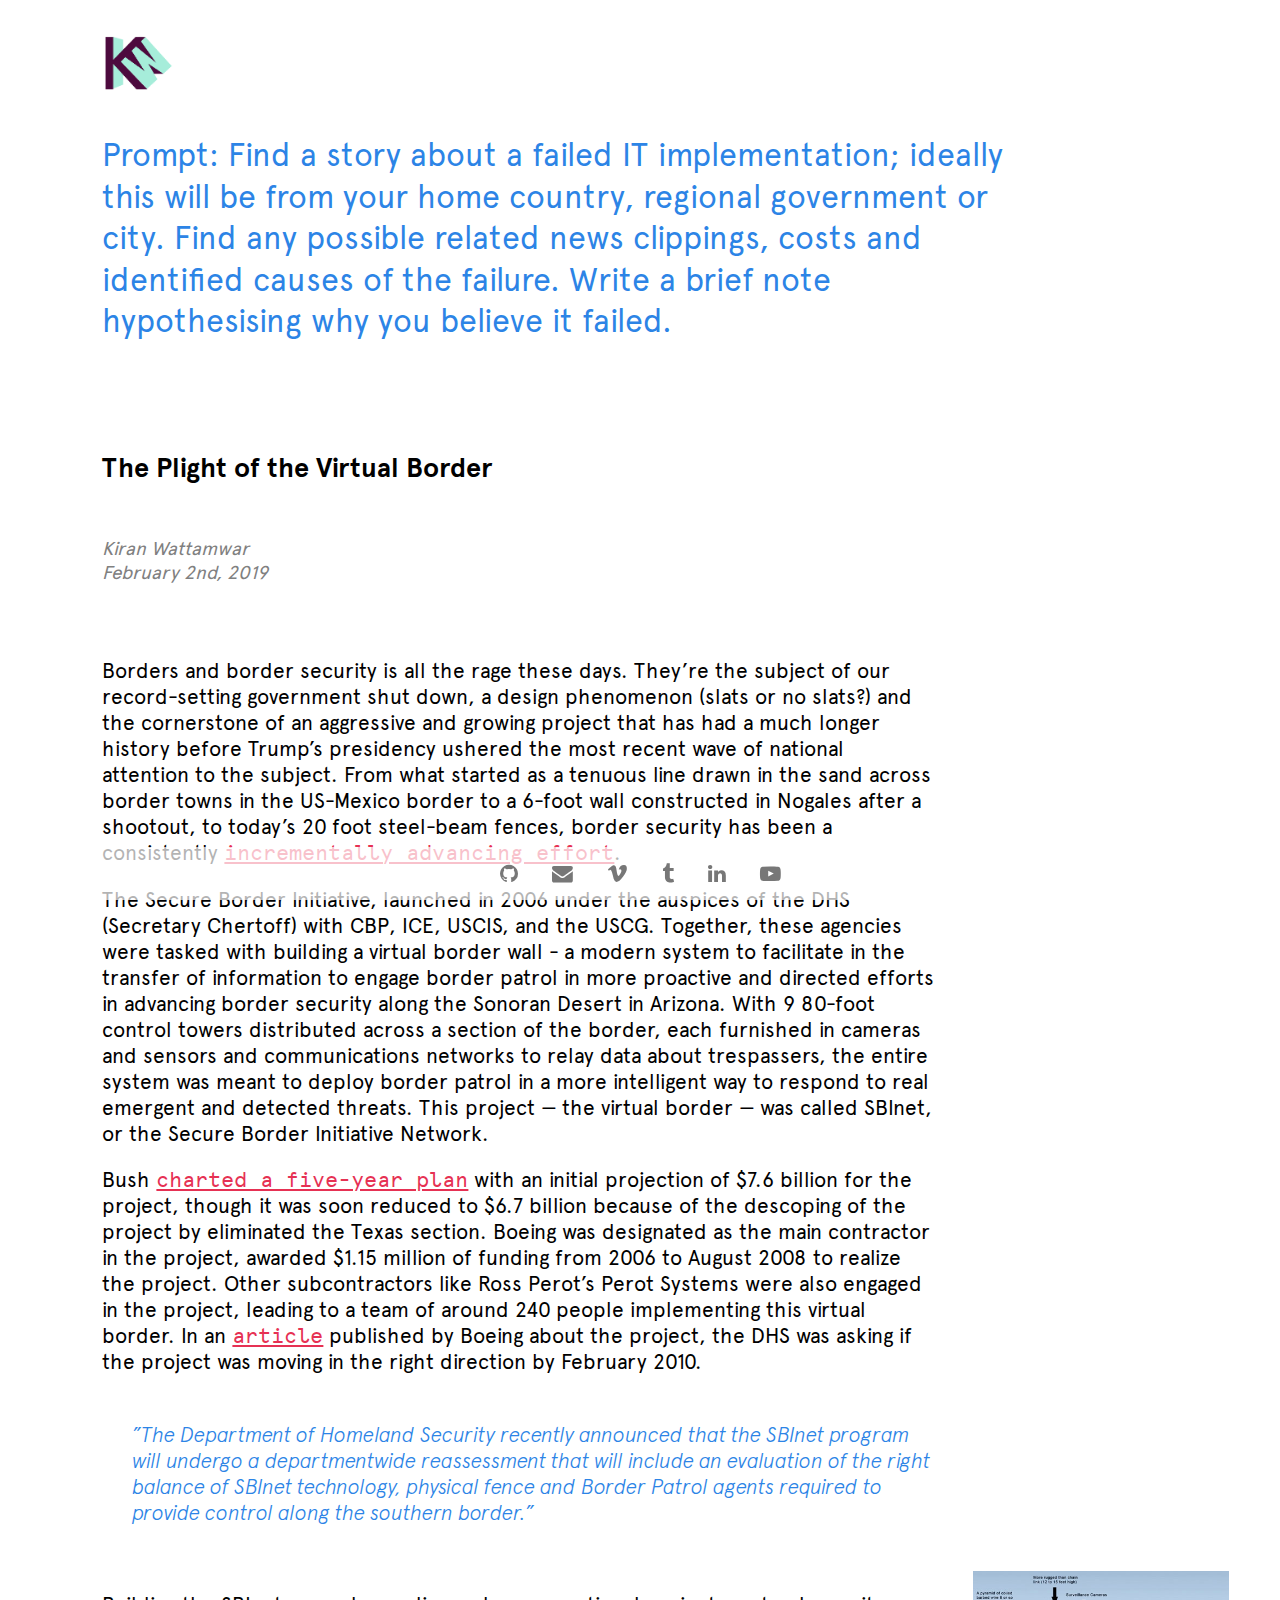
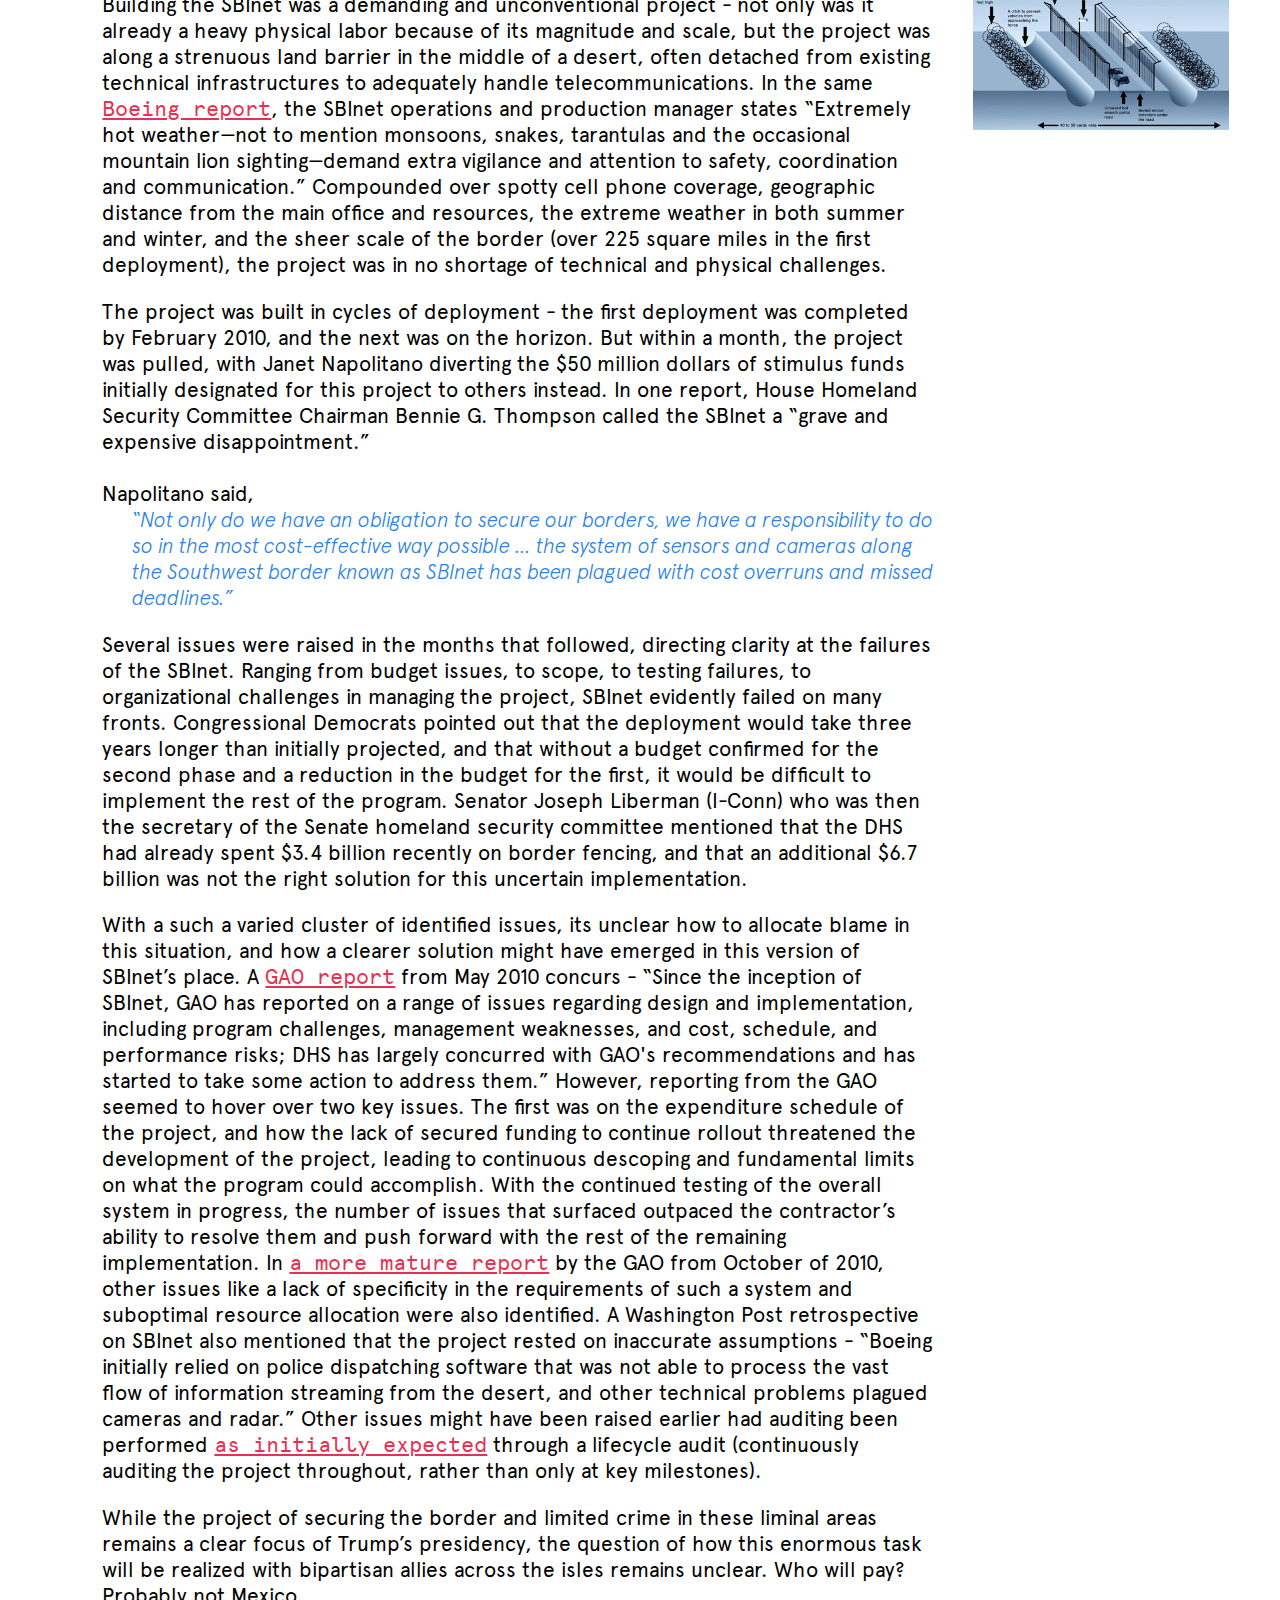
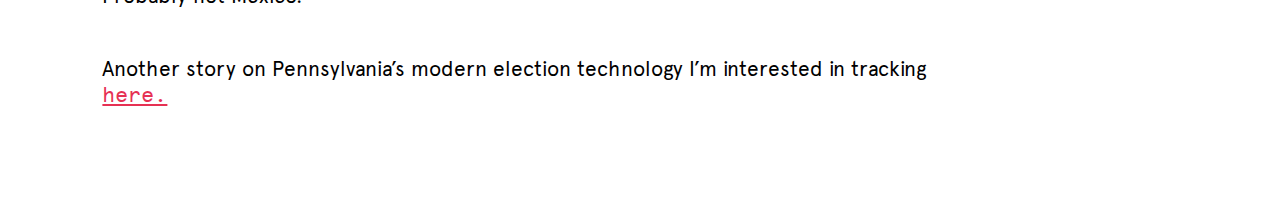
<file: post-0.html>
<!DOCTYPE html>
<html>
<head>
	<meta charset='utf-8'/>
	<meta name="viewport" content="width=device-width, initial-scale=1"/>
	<title>Kiran Wattamwar - Post 0</title>
	<link rel='stylesheet' href='https://maxcdn.bootstrapcdn.com/font-awesome/4.4.0/css/font-awesome.min.css'/>
	<link rel='stylesheet' href='css/style.css'/>
	<link rel='stylesheet' href='css/info-page.css'/>
	<script src="http://ajax.googleapis.com/ajax/libs/jquery/1.7.1/jquery.min.js"></script>
	<link href="https://fonts.googleapis.com/css?family=Roboto:300,400,500" rel="stylesheet">
</head>
<body>

<div id="about-header">
	<a href="index.html"><img src="img/logo.png" /></a>
</div>

<div id="about-text">
Prompt: Find a story about a failed IT implementation; ideally this will be from your home country, regional government or city. Find any possible related news clippings, costs and identified causes of the failure. Write a brief note hypothesising why you believe it failed.
</div>


<div class="section">
<div class="title">The Plight of the Virtual Border</div>
	<br>
	<br>
	<div class="author">Kiran Wattamwar</div>
	<div class="date">February 2nd, 2019</div>
	<br>
	<br>
	<div class="textbox">
		<p>Borders and border security is all the rage these days. They’re the subject of our record-setting government shut down, a design phenomenon (slats or no slats?) and the cornerstone of an aggressive and growing project that has had a much longer history before Trump’s presidency ushered the most recent wave of national attention to the subject. From what started as a tenuous line drawn in the sand across border towns in the US-Mexico border to a 6-foot wall constructed in Nogales after a shootout, to today’s 20 foot steel-beam fences, border security has been a consistently <a href=“https://www.washingtonpost.com/history/2019/01/10/pancho-villa-prostitutes-spies-us-mexico-border-walls-wild-origins/?utm_term=.f697138b5396”>incrementally advancing effort</a>. </p>

		<p>The Secure Border Initiative, launched in 2006 under the auspices of the DHS (Secretary Chertoff) with CBP, ICE, USCIS, and the USCG. Together, these agencies were tasked with building a virtual border wall - a modern system to facilitate in the transfer of information to engage border patrol in more proactive and directed efforts in advancing border security along the Sonoran Desert in Arizona. With 9 80-foot control towers distributed across a section of the border, each furnished in cameras and sensors and communications networks to relay data about trespassers, the entire system was meant to deploy border patrol in a more intelligent way to respond to real emergent and detected threats. This project — the virtual border — was called SBInet, or the Secure Border Initiative Network. </p>

		<p>Bush <a href=“http://www.washingtonpost.com/wp-dyn/content/article/2009/05/08/AR2009050802064.html”>charted a five-year plan</a> with an initial projection of $7.6 billion for the project, though it was soon reduced to $6.7 billion because of the descoping of the project by eliminated the Texas section. Boeing was designated as the main contractor in the project, awarded $1.15 million of funding from 2006 to August 2008 to realize the project. Other subcontractors like Ross Perot’s Perot Systems were also engaged in the project, leading to a team of around 240 people implementing this virtual border. In an <a href=“https://www.boeing.com/news/frontiers/archive/2010/february/i_bds01.pdf”>article</a> published by Boeing about the project, the DHS was asking if the project was moving in the right direction by February 2010.</p>
		<br> <span class="quote">”The Department of Homeland Security recently announced that the SBInet program will undergo a departmentwide reassessment that will include an evaluation of the right balance of SBInet technology, physical fence and Border Patrol agents required to provide control along the southern border.”</span>
	</div>
	<div class="clear"></div>
</div>


<div class="section">
<div class="textbox">
	<p>Building the SBInet was a demanding and unconventional project - not only was it already a heavy physical labor because of its magnitude and scale, but the project was along a strenuous land barrier in the middle of a desert, often detached from existing technical infrastructures to adequately handle telecommunications. In the same <a href=“https://www.boeing.com/news/frontiers/archive/2010/february/i_bds01.pdf”>Boeing report</a>, the SBInet operations and production manager states “Extremely hot weather—not to mention monsoons, snakes, tarantulas and the occasional mountain lion sighting—demand extra vigilance and attention to safety, coordination and communication.” Compounded over spotty cell phone coverage, geographic distance from the main office and resources, the extreme weather in both summer and winter, and the sheer scale of the border (over 225 square miles in the first deployment), the project was in no shortage of technical and physical challenges.</p>

	<p>The project was built in cycles of deployment - the first deployment was completed by February 2010, and the next was on the horizon. But within a month, the project was pulled, with Janet Napolitano diverting the $50 million dollars of stimulus funds initially designated for this project to others instead. In one report, House Homeland Security Committee Chairman Bennie G. Thompson called the SBInet a “grave and expensive disappointment.” <br><br>Napolitano said, <span class="quote"> “Not only do we have an obligation to secure our borders, we have a responsibility to do so in the most cost-effective way possible … the system of sensors and cameras along the Southwest border known as SBInet has been plagued with cost overruns and missed deadlines.”</span></p>

	<p> Several issues were raised in the months that followed, directing clarity at the failures of the SBInet. Ranging from budget issues, to scope, to testing failures, to organizational challenges in managing the project, SBInet evidently failed on many fronts. Congressional Democrats pointed out that the deployment would take three years longer than initially projected, and that without a budget confirmed for the second phase and a reduction in the budget for the first, it would be difficult to implement the rest of the program. Senator Joseph Liberman (I-Conn) who was then the secretary of the Senate homeland security committee mentioned that the DHS had already spent $3.4 billion recently on border fencing, and that an additional $6.7 billion was not the right solution for this uncertain implementation. </p>

	<p>With a such a varied cluster of identified issues, its unclear how to allocate blame in this situation, and how a clearer solution might have emerged in this version of SBInet’s place. A <a href=“https://www.gao.gov/products/GAO-10-651T”>GAO report</a> from May 2010 concurs - “Since the inception of SBInet, GAO has reported on a range of issues regarding design and implementation, including program challenges, management weaknesses, and cost, schedule, and performance risks; DHS has largely concurred with GAO's recommendations and has started to take some action to address them.” However, reporting from the GAO seemed to hover over two key issues. The first was on the expenditure schedule of the project, and how the lack of secured funding to continue rollout threatened the development of the project, leading to continuous descoping and fundamental limits on what the program could accomplish. With the continued testing of the overall system in progress, the number of issues that surfaced outpaced the contractor’s ability to resolve them and push forward with the rest of the remaining implementation. In <a href=“https://www.gao.gov/products/GAO-11-6”>a more mature report</a> by the GAO from October of 2010,  other issues like a lack of specificity in the requirements of such a system and suboptimal resource allocation were also identified.  A Washington Post retrospective on SBInet also mentioned that the project rested on inaccurate assumptions - “Boeing initially relied on police dispatching software that was not able to process the vast flow of information streaming from the desert, and other technical problems plagued cameras and radar.” Other issues might have been raised earlier had auditing been performed <a href=“https://fcw.com/articles/2017/02/16/dhs-oig-border-wall-oversight.aspx”>as initially expected</a> through a lifecycle audit (continuously auditing the project throughout, rather than only at key milestones).</p>

	<p>While the project of securing the border and limited crime in these liminal areas remains a clear focus of Trump’s presidency, the question of how this enormous task will be realized with bipartisan allies across the isles remains unclear. Who will pay? Probably not Mexico.</p>
	<br>
	Another story on Pennsylvania’s modern election technology I’m interested in tracking <a href=“https://www.politico.com/newsletters/morning-cybersecurity/2019/02/06/pennsylvania-dedicates-cash-to-election-security-but-does-it-need-more-fast-503560
																							 “>here.</a>
</div>
<div class="imgbox">
	<img src="img/border-fence.jpg" />
</div>
<div class="clear"></div>
</div>



<br><br><br>



<!-- <div class="section">
<div class="title"></div>
	<div class="textbox">
		
	</div>
	<div class="imgbox">
		
	</div>
	<div class="clear"></div>
</div> -->

<div id='links'>
	<a href='https://github.com/kiranw'><span class='fa fa-github'></span></a>
	<a href='mailto:kiranw@mit.edu'><span class='fa fa-envelope'></span></a>
	<a href='http://vimeo.com/wattamwar'><span class='fa fa-vimeo'></span></a>
	<a href='http://kiranwatt.tumblr.com'><span class='fa fa-tumblr'></span></a>
	<a href='http://linkedin.com/in/kiranw'><span class='fa fa-linkedin'></span></a>
	<a href='http://www.youtube.com/channel/UC8NTzsXi4SO-7Slm7dG3gNw'><span class='fa fa-youtube-play'></span></a>
</div>

</body>
</html>
</file>
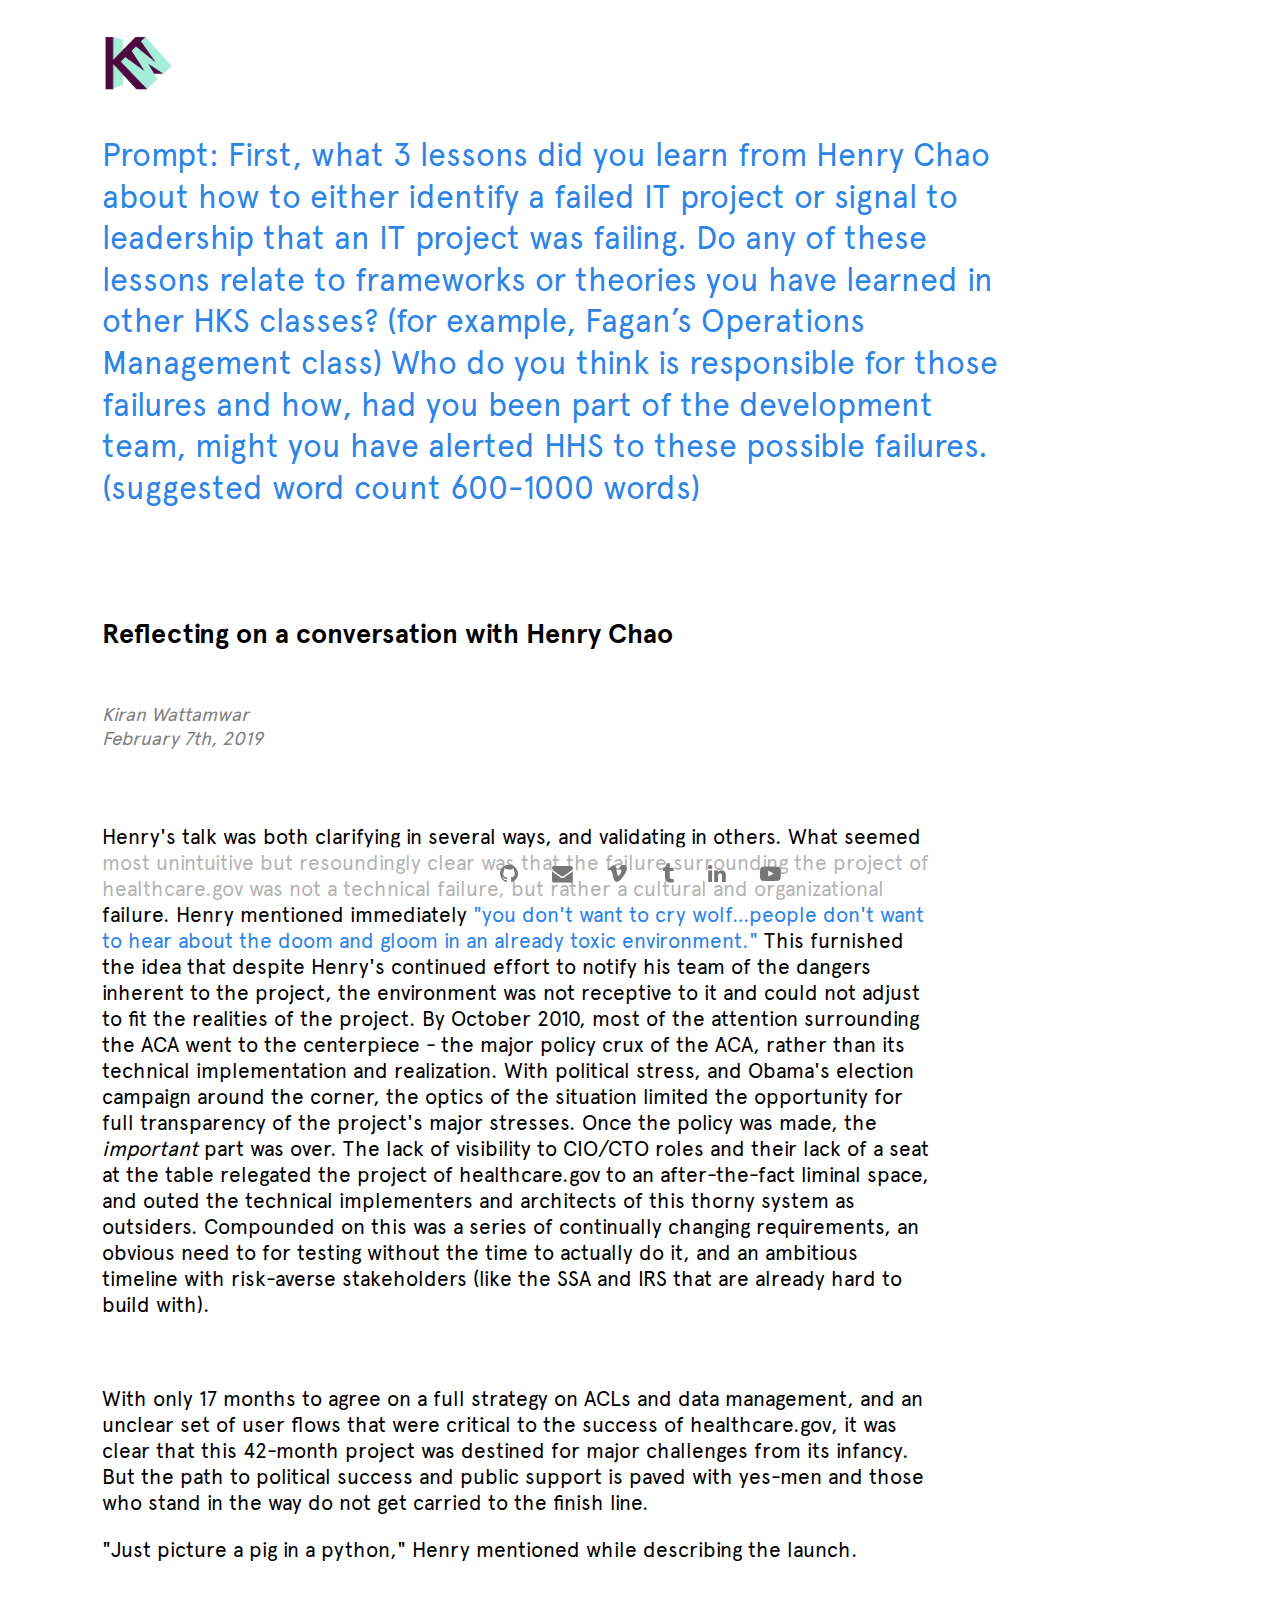
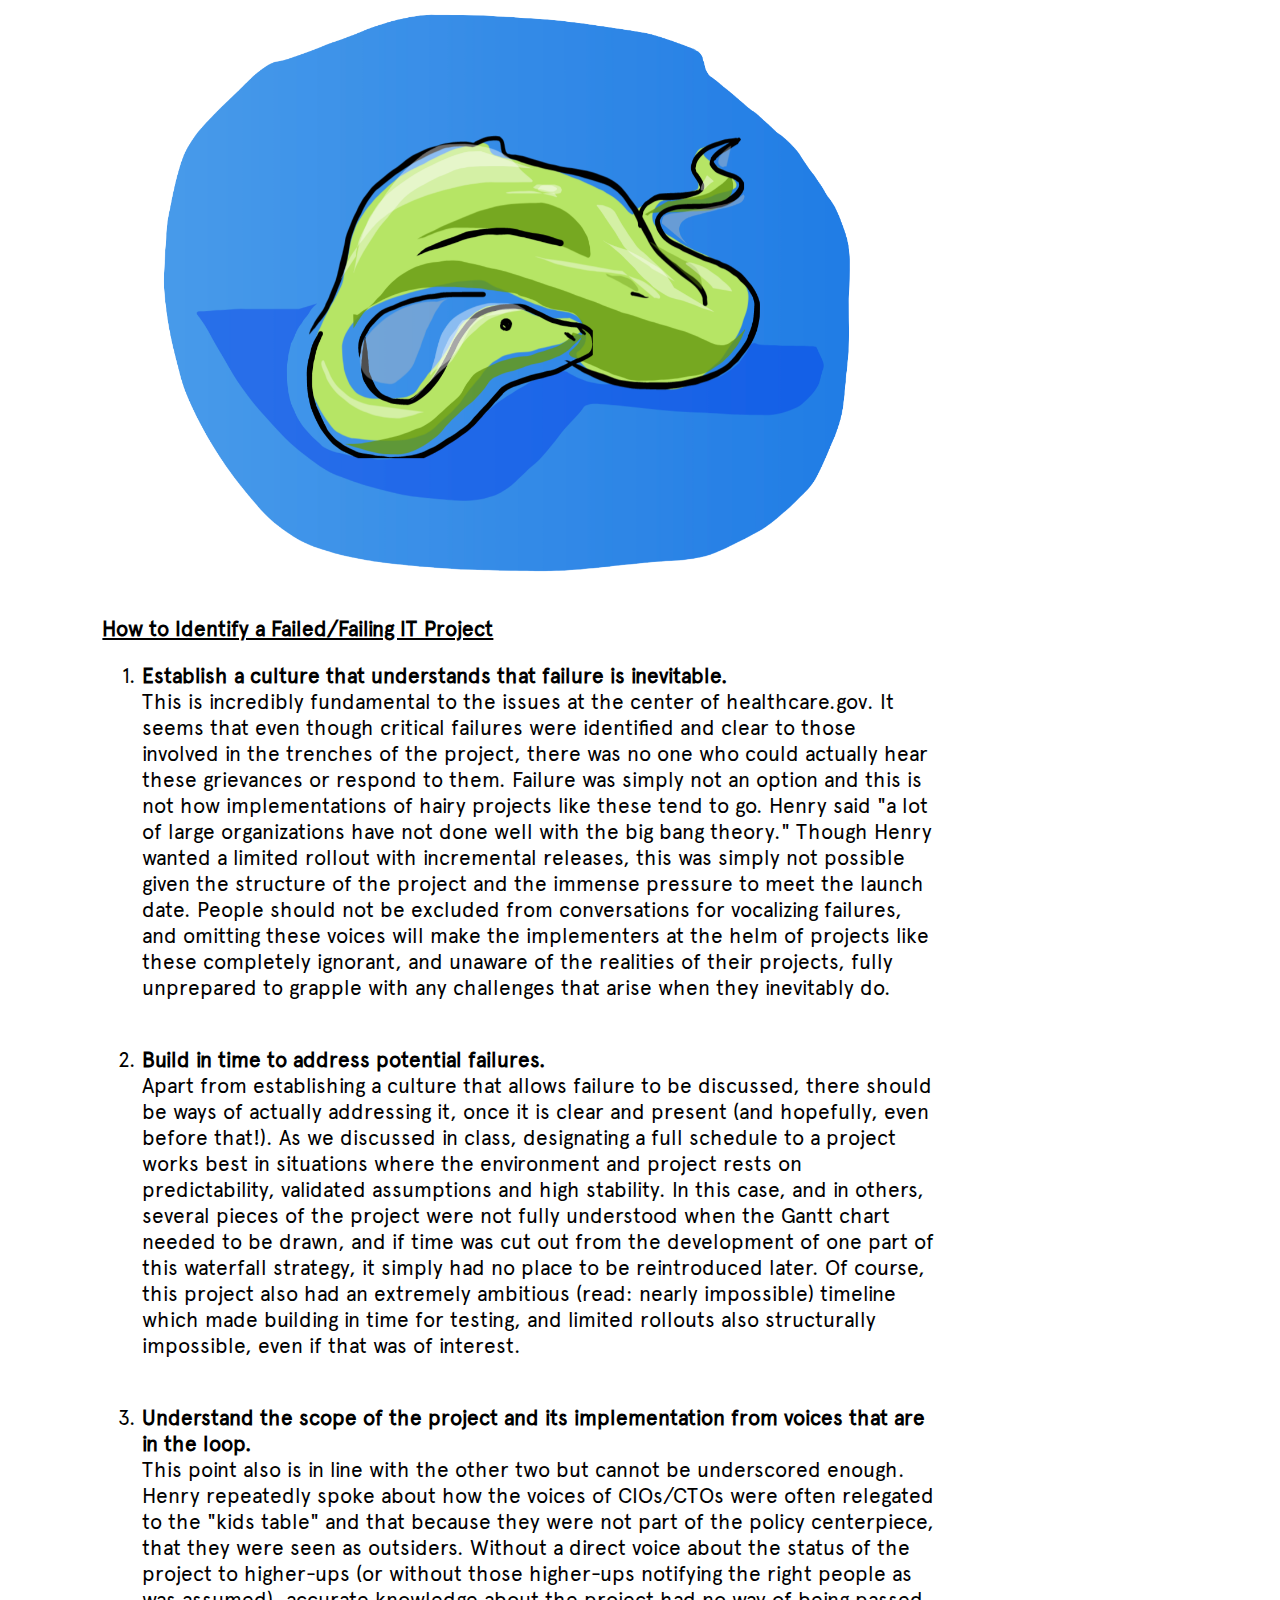
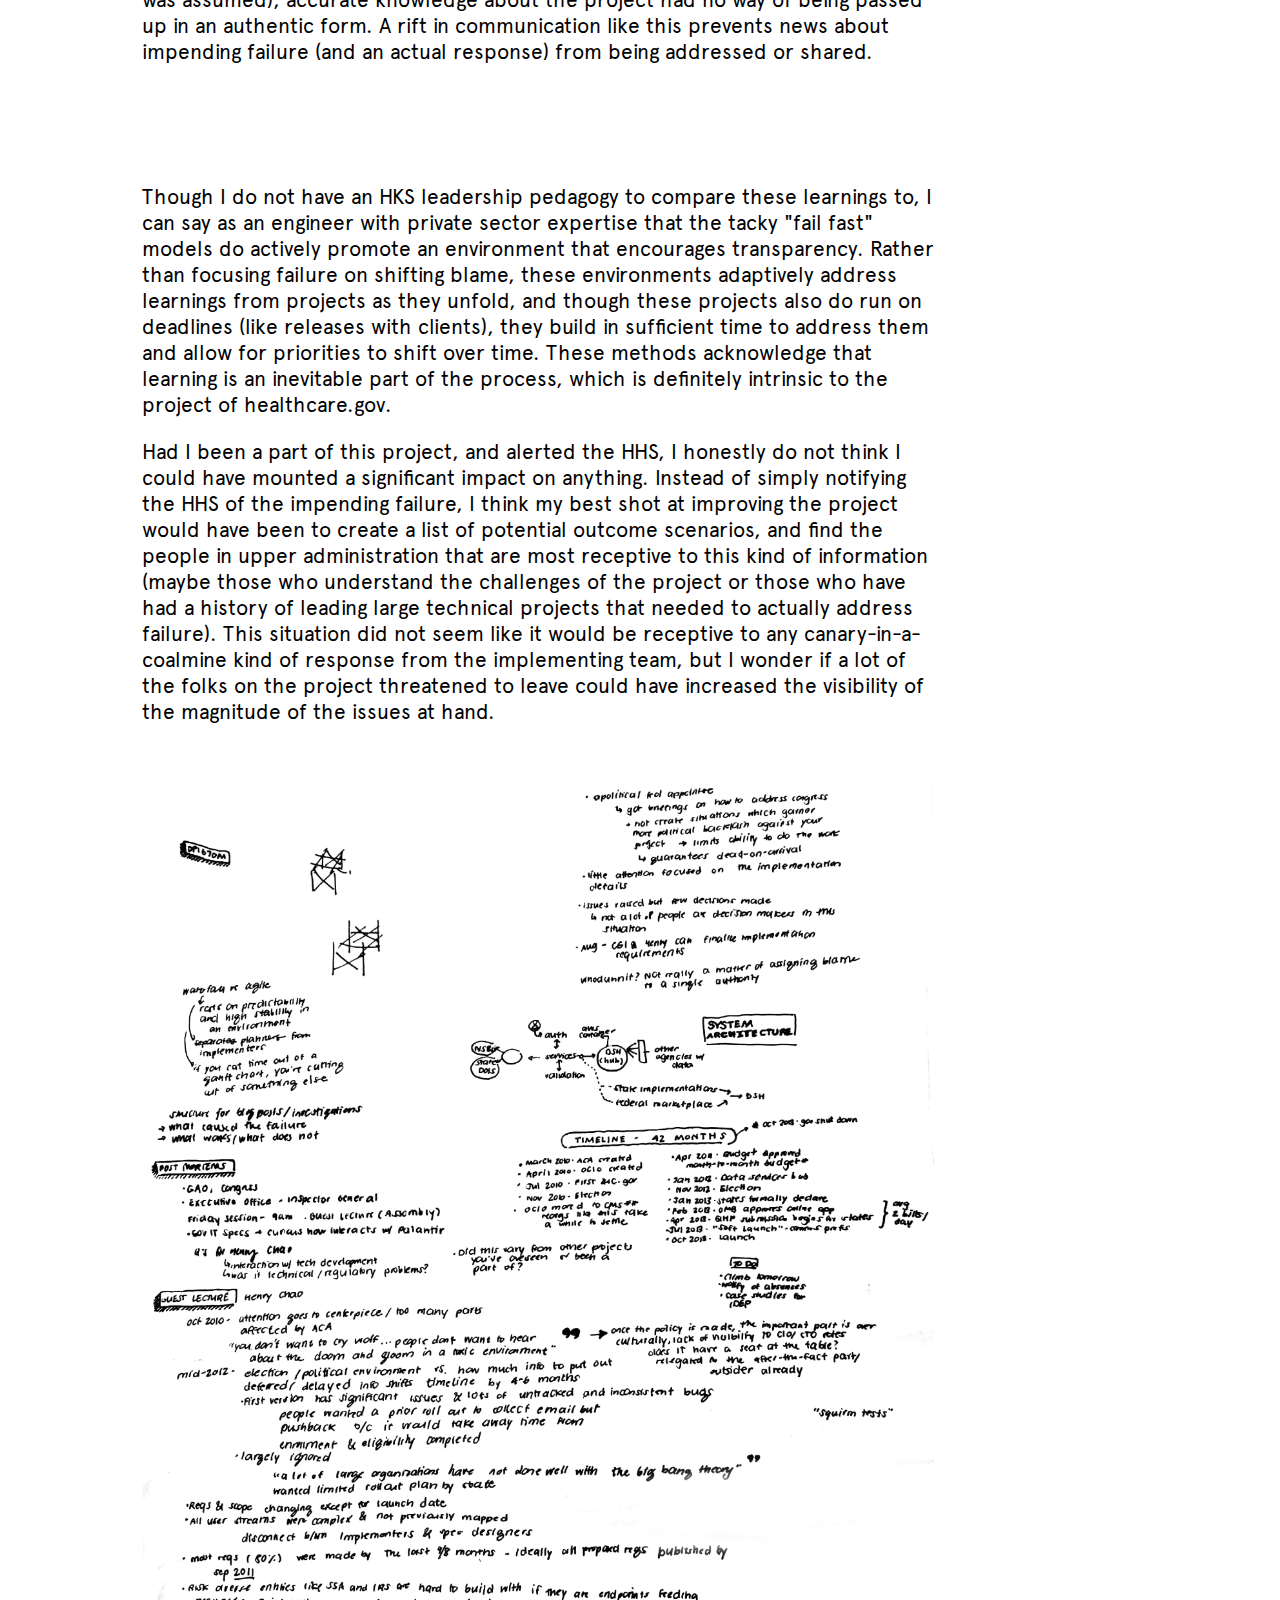
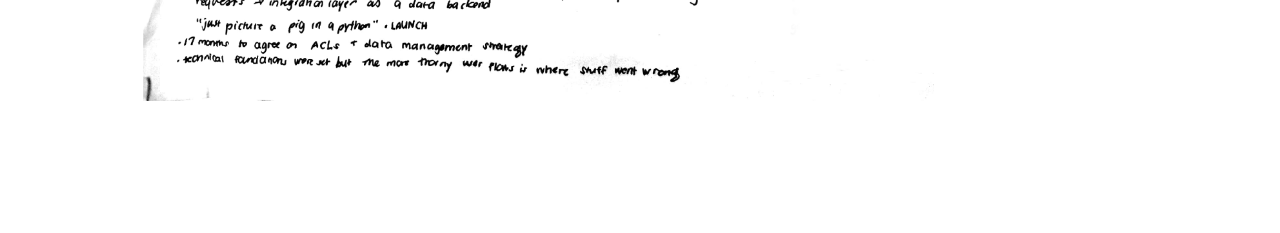
<file: post-1.html>
<!DOCTYPE html>
<html>
<head>
    <meta charset='utf-8'/>
    <meta name="viewport" content="width=device-width, initial-scale=1"/>
    <title>Kiran Wattamwar - Post 1</title>
    <link rel='stylesheet' href='https://maxcdn.bootstrapcdn.com/font-awesome/4.4.0/css/font-awesome.min.css'/>
    <link rel='stylesheet' href='css/style.css'/>
    <link rel='stylesheet' href='css/info-page.css'/>
    <script src="http://ajax.googleapis.com/ajax/libs/jquery/1.7.1/jquery.min.js"></script>
    <link href="https://fonts.googleapis.com/css?family=Roboto:300,400,500" rel="stylesheet">
</head>
<body>

<div id="about-header">
    <a href="index.html"><img src="img/logo.png" /></a>
</div>

<div id="about-text">
    Prompt: First, what 3 lessons did you learn from Henry Chao about how to either identify a failed IT project or signal to leadership that an IT project was failing. Do any of these lessons relate to frameworks or theories you have learned in other HKS classes? (for example, Fagan’s Operations Management class) Who do you think is responsible for those failures and how, had you been part of the development team, might you have alerted HHS to these possible failures. (suggested word count 600-1000 words)
</div>


<div class="section">
    <div class="title">Reflecting on a conversation with Henry Chao</div>
    <br>
    <br>
    <div class="author">Kiran Wattamwar</div>
    <div class="date">February 7th, 2019</div>
    <br>
    <br>
    <div class="textbox">
        <p>Henry's talk was both clarifying in several ways, and validating in others. What seemed most unintuitive but resoundingly clear was that the failure surrounding the project of healthcare.gov was not a technical failure, but rather a cultural and organizational failure. Henry mentioned immediately <span class="inline-quote">"you don't want to cry wolf…people don't want to hear about the doom and gloom in an already toxic environment."</span> This furnished the idea that despite Henry's continued effort to notify his team of the dangers inherent to the project, the environment was not receptive to it and could not adjust to fit the realities of the project. By October 2010, most of the attention surrounding the ACA went to the centerpiece - the major policy crux of the ACA, rather than its technical implementation and realization. With political stress, and Obama's election campaign around the corner, the optics of the situation limited the opportunity for full transparency of the project's major stresses. Once the policy was made, the <span class="italic">important</span> part was over. The lack of visibility to CIO/CTO roles and their lack of a seat at the table relegated the project of healthcare.gov to an after-the-fact liminal space, and outed the technical implementers and architects of this thorny system as outsiders. Compounded on this was a series of continually changing requirements, an obvious need to for testing without the time to actually do it, and an ambitious timeline with risk-averse stakeholders (like the SSA and IRS that are already hard to build with). </p>
        <br>
        <p>With only 17 months to agree on a full strategy on ACLs and data management, and an unclear set of user flows that were critical to the success of healthcare.gov, it was clear that this 42-month project was destined for major challenges from its infancy. But the path to political success and public support is paved with yes-men and those who stand in the way do not get carried to the finish line.</p>

        <p>"Just picture a pig in a python," Henry mentioned while describing the launch. </p>
        <img src="img/python.png">

        <br>
        <strong style="text-decoration: underline;">How to Identify a Failed/Failing IT Project</strong>
        <ol>
            <li><strong>Establish a culture that understands that failure is inevitable.</strong><br>
                This is incredibly fundamental to the issues at the center of healthcare.gov. It seems that even though critical failures were identified and clear to those involved in the trenches of the project, there was no one who could actually hear these grievances or respond to them. Failure was simply not an option and this is not how implementations of hairy projects like these tend to go. Henry said "a lot of large organizations have not done well with the big bang theory." Though Henry wanted a limited rollout with incremental releases, this was simply not possible given the structure of the project and the immense pressure to meet the launch date. People should not be excluded from conversations for vocalizing failures, and omitting these voices will make the implementers at the helm of projects like these completely ignorant, and unaware of the realities of their projects, fully unprepared to grapple with any challenges that arise when they inevitably do.</li><br>
            <li><strong>Build in time to address potential failures.</strong><br>
                Apart from establishing a culture that allows failure to be discussed, there should be ways of actually addressing it, once it is clear and present (and hopefully, even before that!). As we discussed in class, designating a full schedule to a project works best in situations where the environment and project rests on predictability, validated assumptions and high stability. In this case, and in others, several pieces of the project were not fully understood when the Gantt chart needed to be drawn, and if time was cut out from the development of one part of this waterfall strategy, it simply had no place to be reintroduced later. Of course, this project also had an extremely ambitious (read: nearly impossible) timeline which made building in time for testing, and limited rollouts also structurally impossible, even if that was of interest.</li><br>
            <li><strong>Understand the scope of the project and its implementation from voices that are in the loop.</strong><br>
                This point also is in line with the other two but cannot be underscored enough. Henry repeatedly spoke about how the voices of CIOs/CTOs were often relegated to the "kids table" and that because they were not part of the policy centerpiece, that they were seen as outsiders. Without a direct voice about the status of the project to higher-ups (or without those higher-ups notifying the right people as was assumed), accurate knowledge about the project had no way of being passed up in an authentic form. A rift in communication like this prevents news about impending failure (and an actual response) from being addressed or shared. </li><br>
            <br><br>
            <p>Though I do not have an HKS leadership pedagogy to compare these learnings to, I can say as an engineer with private sector expertise that the tacky "fail fast" models do actively promote an environment that encourages transparency. Rather than focusing failure on shifting blame, these environments adaptively address learnings from projects as they unfold, and though these projects also do run on deadlines (like releases with clients), they build in sufficient time to address them and allow for priorities to shift over time. These methods acknowledge that learning is an inevitable part of the process, which is definitely intrinsic to the project of healthcare.gov.</p>
            <p>Had I been a part of this project, and alerted the HHS, I honestly do not think I could have mounted a significant impact on anything. Instead of simply notifying the HHS of the impending failure, I think my best shot at improving the project would have been to create a list of potential outcome scenarios, and find the people in upper administration that are most receptive to this kind of information (maybe those who understand the challenges of the project or those who have had a history of leading large technical projects that needed to actually address failure). This situation did not seem like it would be receptive to any canary-in-a-coalmine kind of response from the implementing team, but I wonder if a lot of the folks on the project threatened to leave could have increased the visibility of the magnitude of the issues at hand.</p>
    <br>
            <img src="img/post-1-notes.png">
    </div>
    <div class="clear"></div>
</div>


<br><br><br>


<div id='links'>
    <a href='https://github.com/kiranw'><span class='fa fa-github'></span></a>
    <a href='mailto:kiranw@mit.edu'><span class='fa fa-envelope'></span></a>
    <a href='http://vimeo.com/wattamwar'><span class='fa fa-vimeo'></span></a>
    <a href='http://kiranwatt.tumblr.com'><span class='fa fa-tumblr'></span></a>
    <a href='http://linkedin.com/in/kiranw'><span class='fa fa-linkedin'></span></a>
    <a href='http://www.youtube.com/channel/UC8NTzsXi4SO-7Slm7dG3gNw'><span class='fa fa-youtube-play'></span></a>
</div>

</body>
</html>
</file>
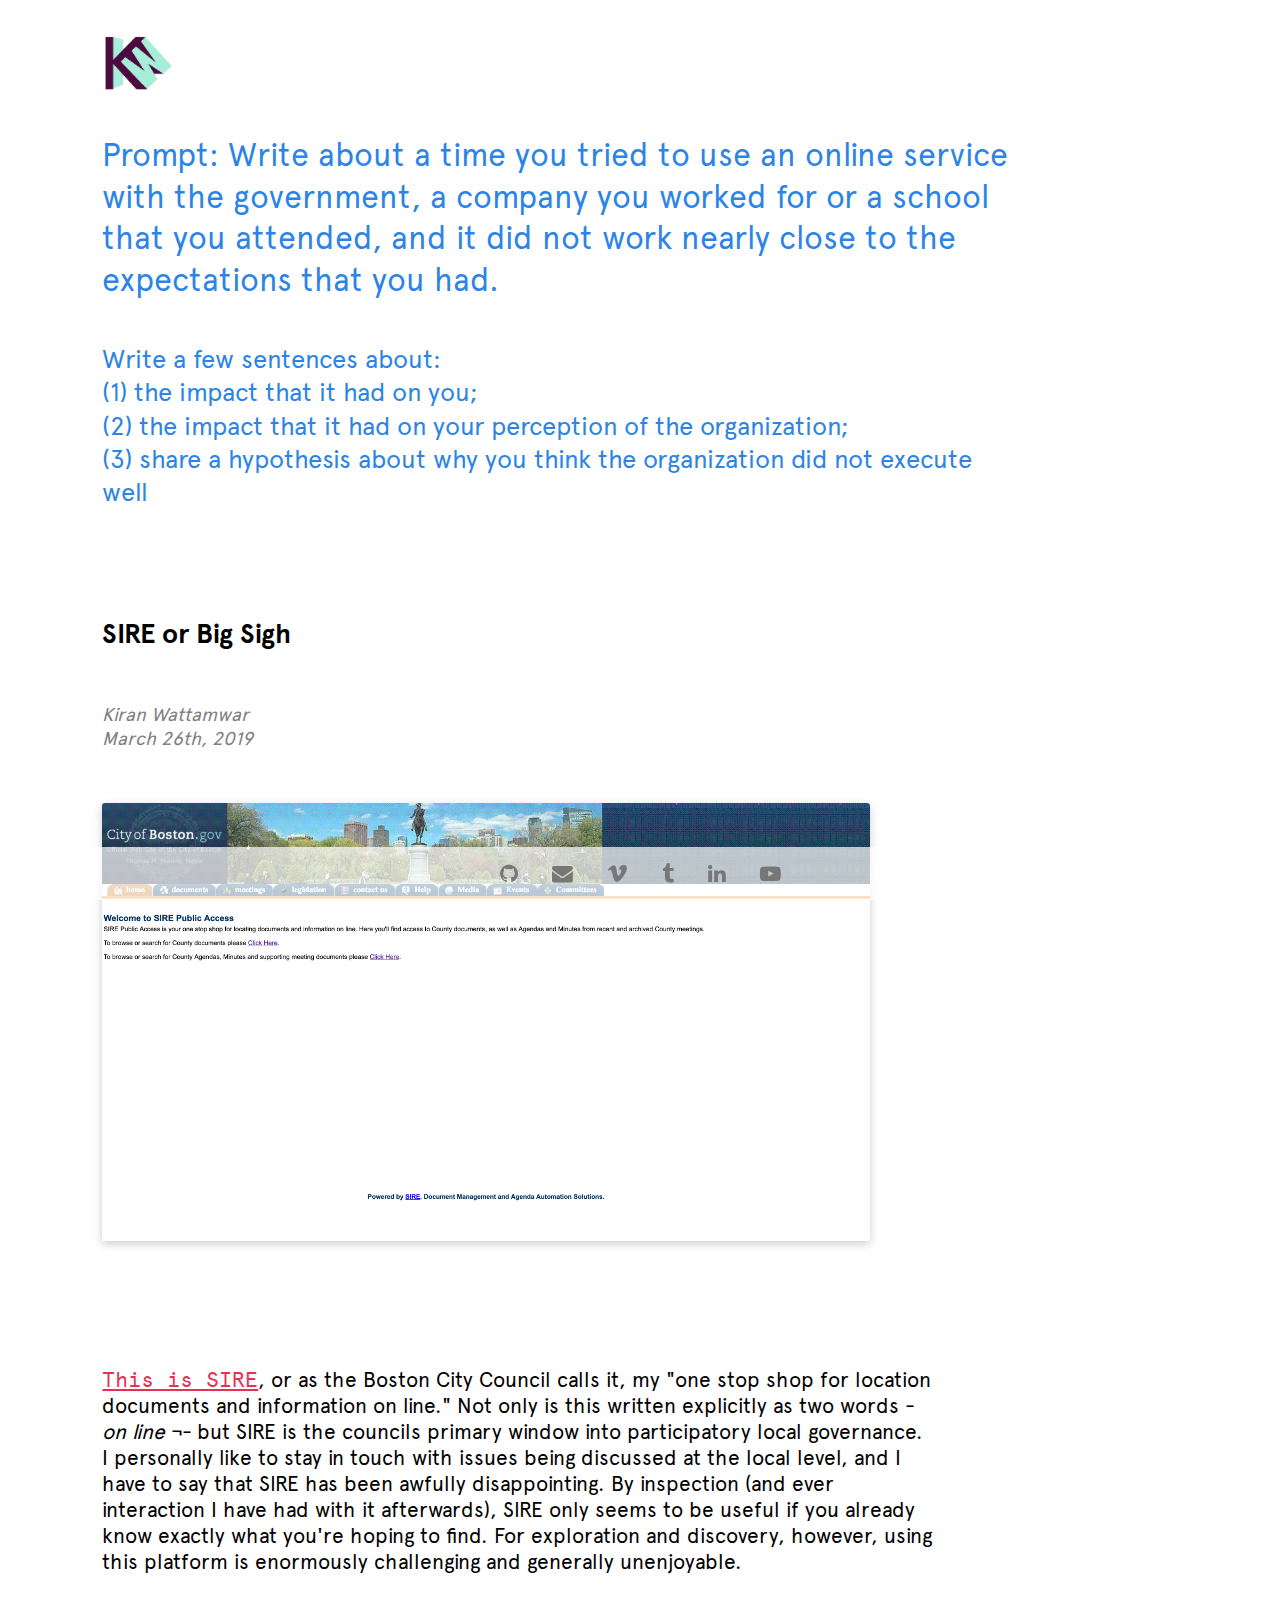
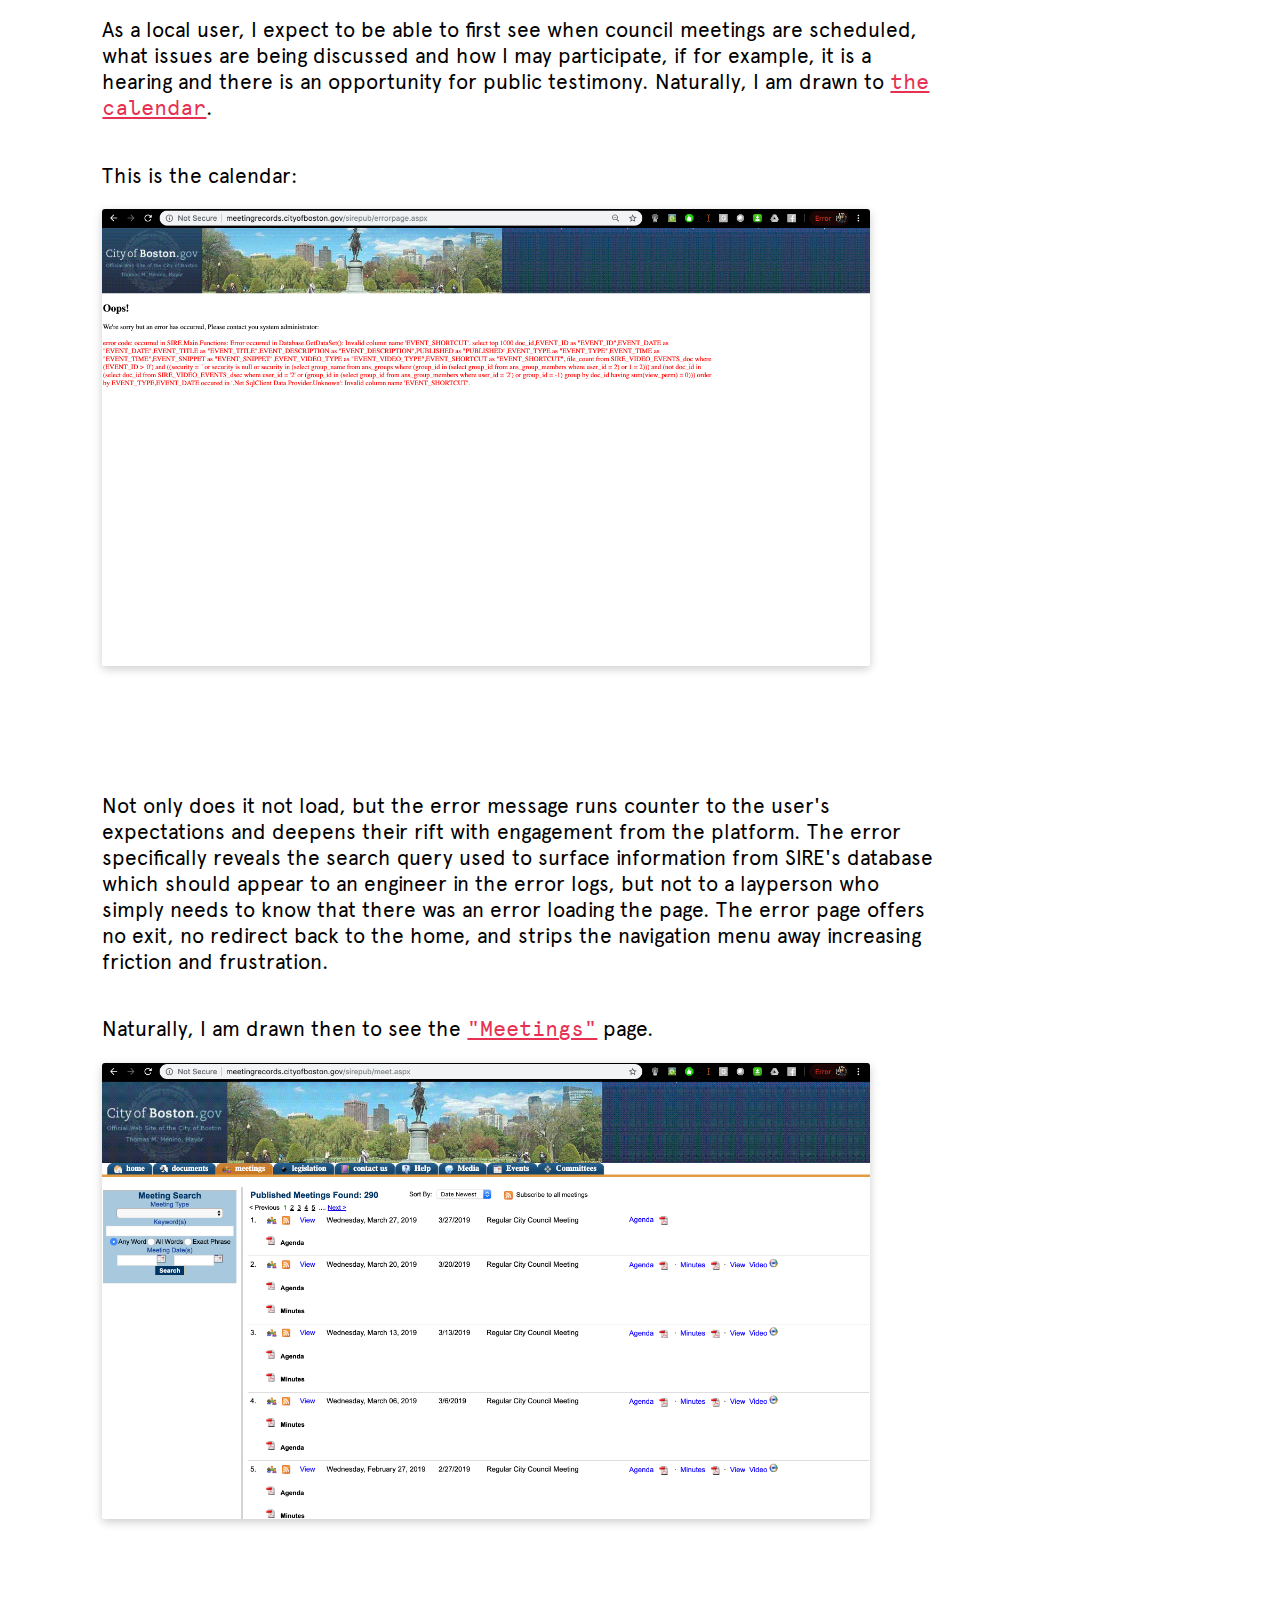
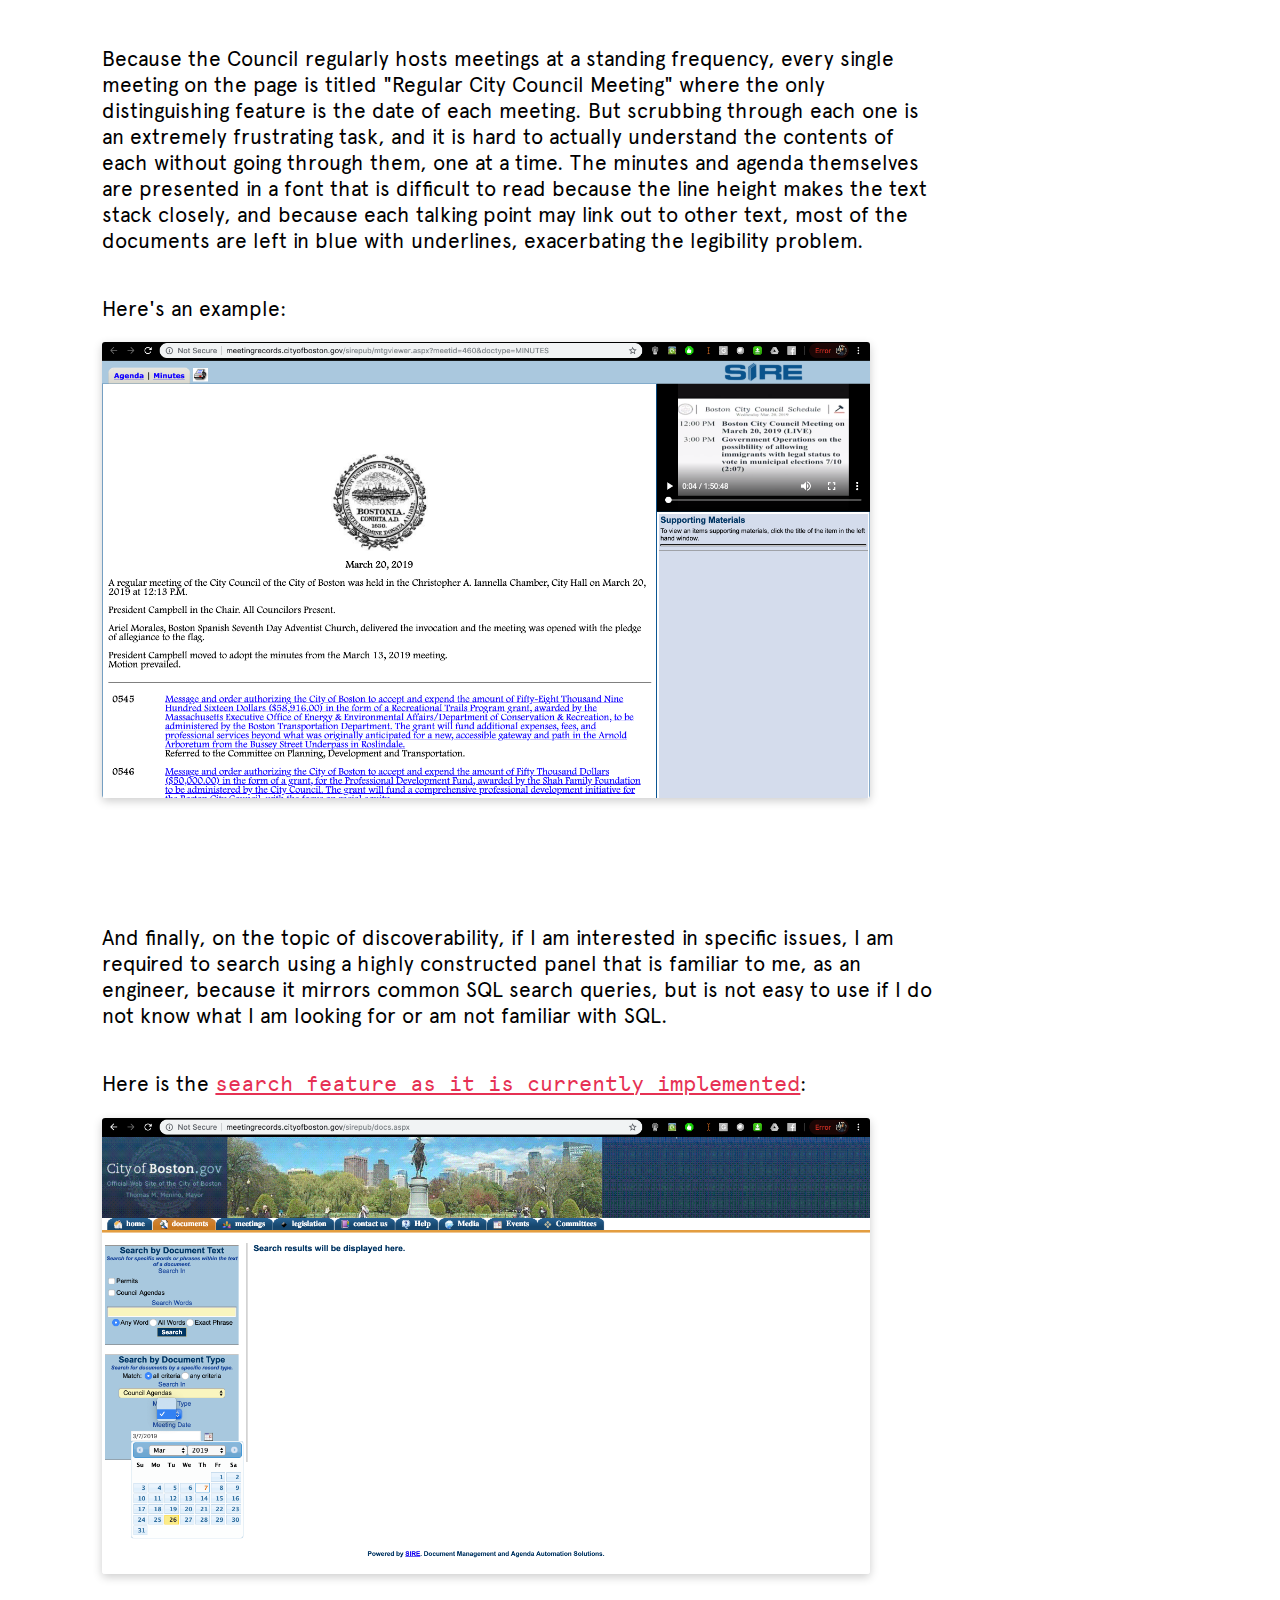
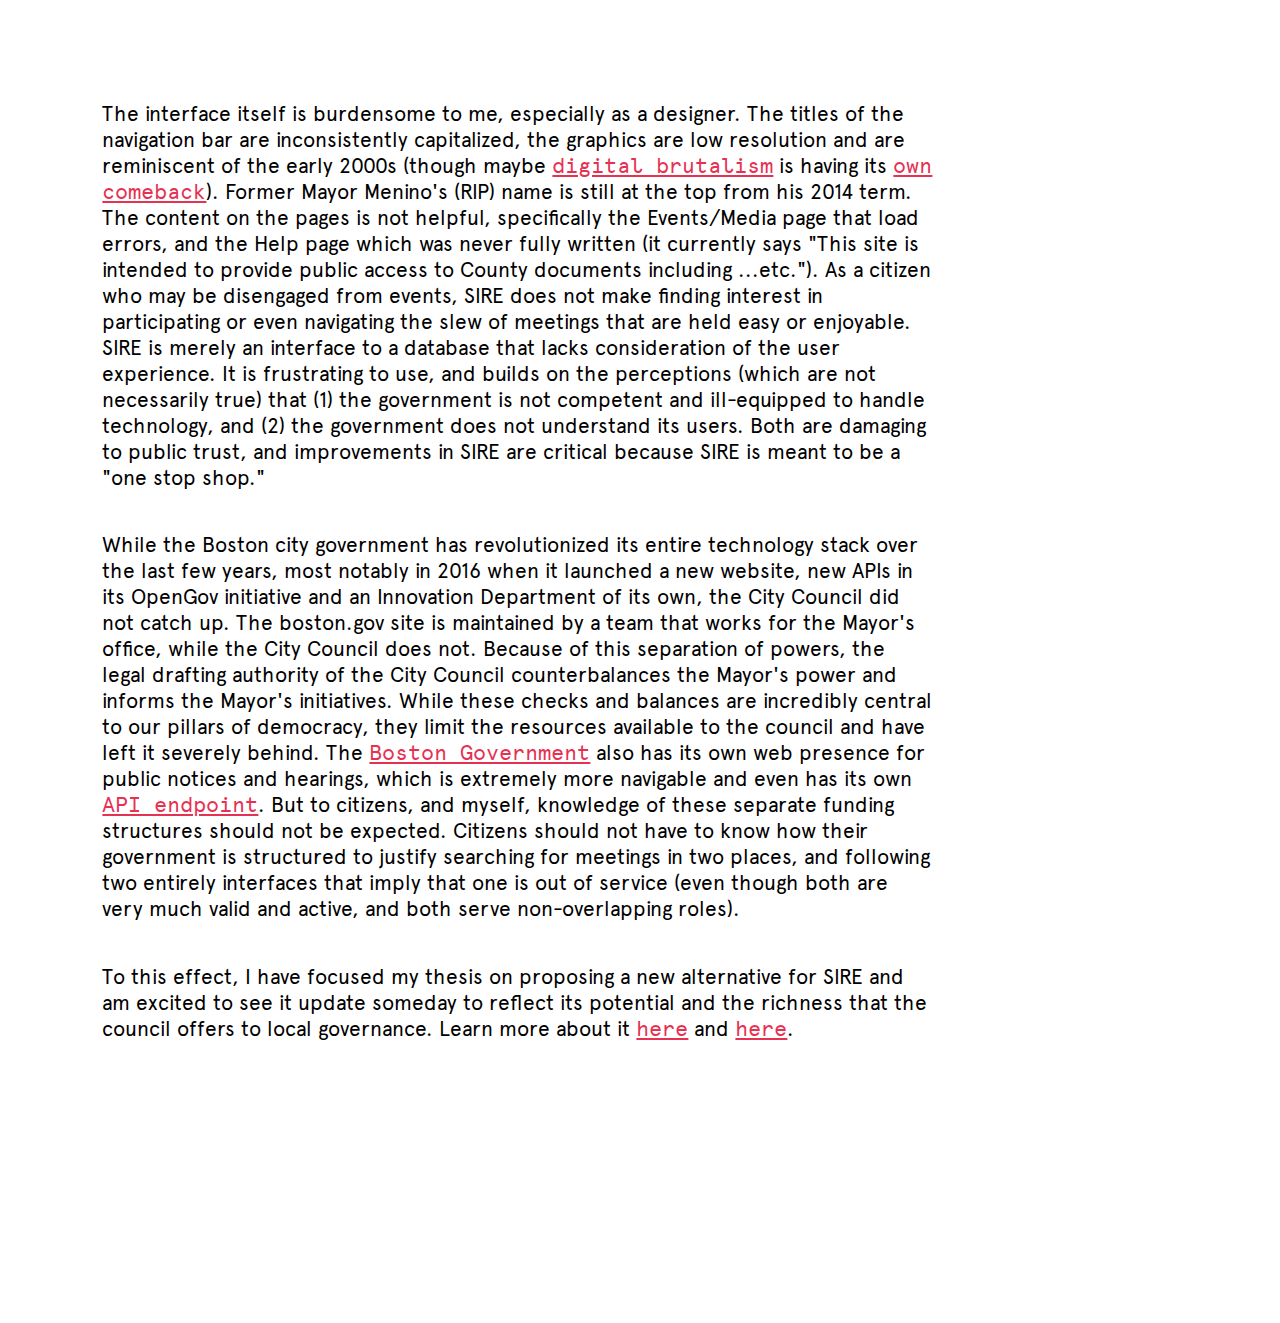
<file: post-2.html>
<!DOCTYPE html>
<html>
<head>
    <meta charset='utf-8'/>
    <meta name="viewport" content="width=device-width, initial-scale=1"/>
    <title>Kiran Wattamwar - Post 2</title>
    <link rel='stylesheet' href='https://maxcdn.bootstrapcdn.com/font-awesome/4.4.0/css/font-awesome.min.css'/>
    <link rel='stylesheet' href='css/style.css'/>
    <link rel='stylesheet' href='css/info-page.css'/>
    <script src="http://ajax.googleapis.com/ajax/libs/jquery/1.7.1/jquery.min.js"></script>
    <link href="https://fonts.googleapis.com/css?family=Roboto:300,400,500" rel="stylesheet">
</head>
<body>

<div id="about-header">
    <a href="index.html"><img src="img/logo.png" /></a>
</div>

<div id="about-text">
    Prompt: Write about a time you tried to use an online service with the government, a company you worked for or a school that you attended, and it did not work nearly close to the expectations that you had.<br>
    <br>
    <div class="smaller">Write a few sentences about: <br>
        (1) the impact that it had on you;<br>
        (2) the impact that it had on your perception of the organization;<br>
        (3) share a hypothesis about why you think the organization did not execute well
    </div>
</div>


<div class="section">
    <div class="title">SIRE or Big Sigh</div>
    <br>
    <br>
    <div class="author">Kiran Wattamwar</div>
    <div class="date">March 26th, 2019</div>
    <br>
    <br>

        <img class="sire-img" src="img/SIRE-default.png">
    <p class="textbox"><a href="http://meetingrecords.cityofboston.gov/sirepub/home.aspx">This is SIRE</a>, or as the Boston City Council calls it, my "one stop shop for location documents and information on line." Not only is this written explicitly as two words - <span class="italic">on line </span>¬- but SIRE is the councils primary window into participatory local governance. I personally like to stay in touch with issues being discussed at the local level, and I have to say that SIRE has been awfully disappointing. By inspection (and ever interaction I have had with it afterwards), SIRE only seems to be useful if you already know exactly what you're hoping to find. For exploration and discovery, however, using this platform is enormously challenging and generally unenjoyable. </p>
        <br>
    <p class="textbox">As a local user, I expect to be able to first see when council meetings are scheduled, what issues are being discussed and how I may participate, if for example, it is a hearing and there is an opportunity for public testimony. Naturally, I am drawn to <a href="http://meetingrecords.cityofboston.gov/sirepub/events.aspx?return=3">the calendar</a>.</p>
        <br>
    <p class="textbox">This is the calendar:</p>
        <img class="sire-img" src="img/SIRE-error.png">
        <br>
    <p class="textbox">Not only does it not load, but the error message runs counter to the user's expectations and deepens their rift with engagement from the platform. The error specifically reveals the search query used to surface information from SIRE's database which should appear to an engineer in the error logs, but not to a layperson who simply needs to know that there was an error loading the page. The error page offers no exit, no redirect back to the home, and strips the navigation menu away increasing friction and frustration.</p>
        <br>
    <p class="textbox">Naturally, I am drawn then to see the <a href="http://meetingrecords.cityofboston.gov/sirepub/meet.aspx">"Meetings"</a> page.</p>
        <img class="sire-img" src="img/SIRE-meetings.png">
        <br>
    <p class="textbox">Because the Council regularly hosts meetings at a standing frequency, every single meeting on the page is titled "Regular City Council Meeting" where the only distinguishing feature is the date of each meeting. But scrubbing through each one is an extremely frustrating task, and it is hard to actually understand the contents of each without going through them, one at a time. The minutes and agenda themselves are presented in a font that is difficult to read because the line height makes the text stack closely, and because each talking point may link out to other text, most of the documents are left in blue with underlines, exacerbating the legibility problem.</p>
        <br>
    <p class="textbox">Here's an example:</p>
        <img class="sire-img" src="img/SIRE-minutes.png">
        <br>
    <p class="textbox">And finally, on the topic of discoverability, if I am interested in specific issues, I am required to search using a highly constructed panel that is familiar to me, as an engineer, because it mirrors common SQL search queries, but is not easy to use if I do not know what I am looking for or am not familiar with SQL.</p>
    <br>
    <p class="textbox">Here is the <a href="http://meetingrecords.cityofboston.gov/sirepub/docs.aspx">search feature as it is currently implemented</a>:</p>
        <img class="sire-img" src="img/SIRE-search.png">
    <p class="textbox">The interface itself is burdensome to me, especially as a designer. The titles of the navigation bar are inconsistently capitalized, the graphics are low resolution and are reminiscent of the early 2000s  (though maybe <a href="https://brutalistwebsites.com/">digital brutalism</a> is having its <a href="https://uxdesign.cc/why-you-should-care-about-digital-brutalism-fa0c82d60133">own comeback</a>). Former Mayor Menino's (RIP) name is still at the top from his 2014 term. The content on the pages is not helpful, specifically the Events/Media page that load errors, and the Help page which was never fully written (it currently says "This site is intended to provide public access to County documents including  ...etc."). As a citizen who may be disengaged from events, SIRE does not make finding interest in participating or even navigating the slew of meetings that are held easy or enjoyable. SIRE is merely an interface to a database that lacks consideration of the user experience. It is frustrating to use, and builds on the perceptions (which are not necessarily true) that (1) the government is not competent and ill-equipped to handle technology, and (2) the government does not understand its users. Both are damaging to public trust, and improvements in SIRE are critical because SIRE is meant to be a "one stop shop."</p>
        <br>
    <p class="textbox">While the Boston city government has revolutionized its entire technology stack over the last few years, most notably in 2016 when it launched a new website, new APIs in its OpenGov initiative and an Innovation Department of its own, the City Council did not catch up. The boston.gov site is maintained by a team that works for the Mayor's office, while the City Council does not. Because of this separation of powers, the legal drafting authority of the City Council counterbalances the Mayor's power and informs the Mayor's initiatives. While these checks and balances are incredibly central to our pillars of democracy, they limit the resources available to the council and have left it severely behind. The <a href="https://www.boston.gov/public-notices">Boston Government</a> also has its own web presence for public notices and hearings, which is extremely more navigable and even has its own <a href="https://www.boston.gov/api/v2/public-notices">API endpoint</a>. But to citizens, and myself, knowledge of these separate funding structures should not be expected.
            Citizens should not have to know how their government is structured to justify searching for meetings in two places, and following two entirely interfaces that imply that one is out of service (even though both are very much valid and active, and both serve non-overlapping roles).</p>
        <br>
    <p class="textbox">To this effect, I have focused my thesis on proposing a new alternative for SIRE and am excited to see it update someday to reflect its potential and the richness that the council offers to local governance. Learn more about it <a href="https://drive.google.com/file/d/1EjxHnV78m51TPtF3IrfZEeUp4QZKAFuB/view">here</a> and <a href="https://www.youtube.com/watch?v=mKy6G26jGrI&feature=youtu.be">here</a>.</p>
        <br>
    </div>
    <div class="clear"></div>
</div>


<br><br><br>
<div class="padding-bottom"></div>


<div id='links'>
    <a href='https://github.com/kiranw'><span class='fa fa-github'></span></a>
    <a href='mailto:kiranw@mit.edu'><span class='fa fa-envelope'></span></a>
    <a href='http://vimeo.com/wattamwar'><span class='fa fa-vimeo'></span></a>
    <a href='http://kiranwatt.tumblr.com'><span class='fa fa-tumblr'></span></a>
    <a href='http://linkedin.com/in/kiranw'><span class='fa fa-linkedin'></span></a>
    <a href='http://www.youtube.com/channel/UC8NTzsXi4SO-7Slm7dG3gNw'><span class='fa fa-youtube-play'></span></a>
</div>

</body>
</html>
</file>
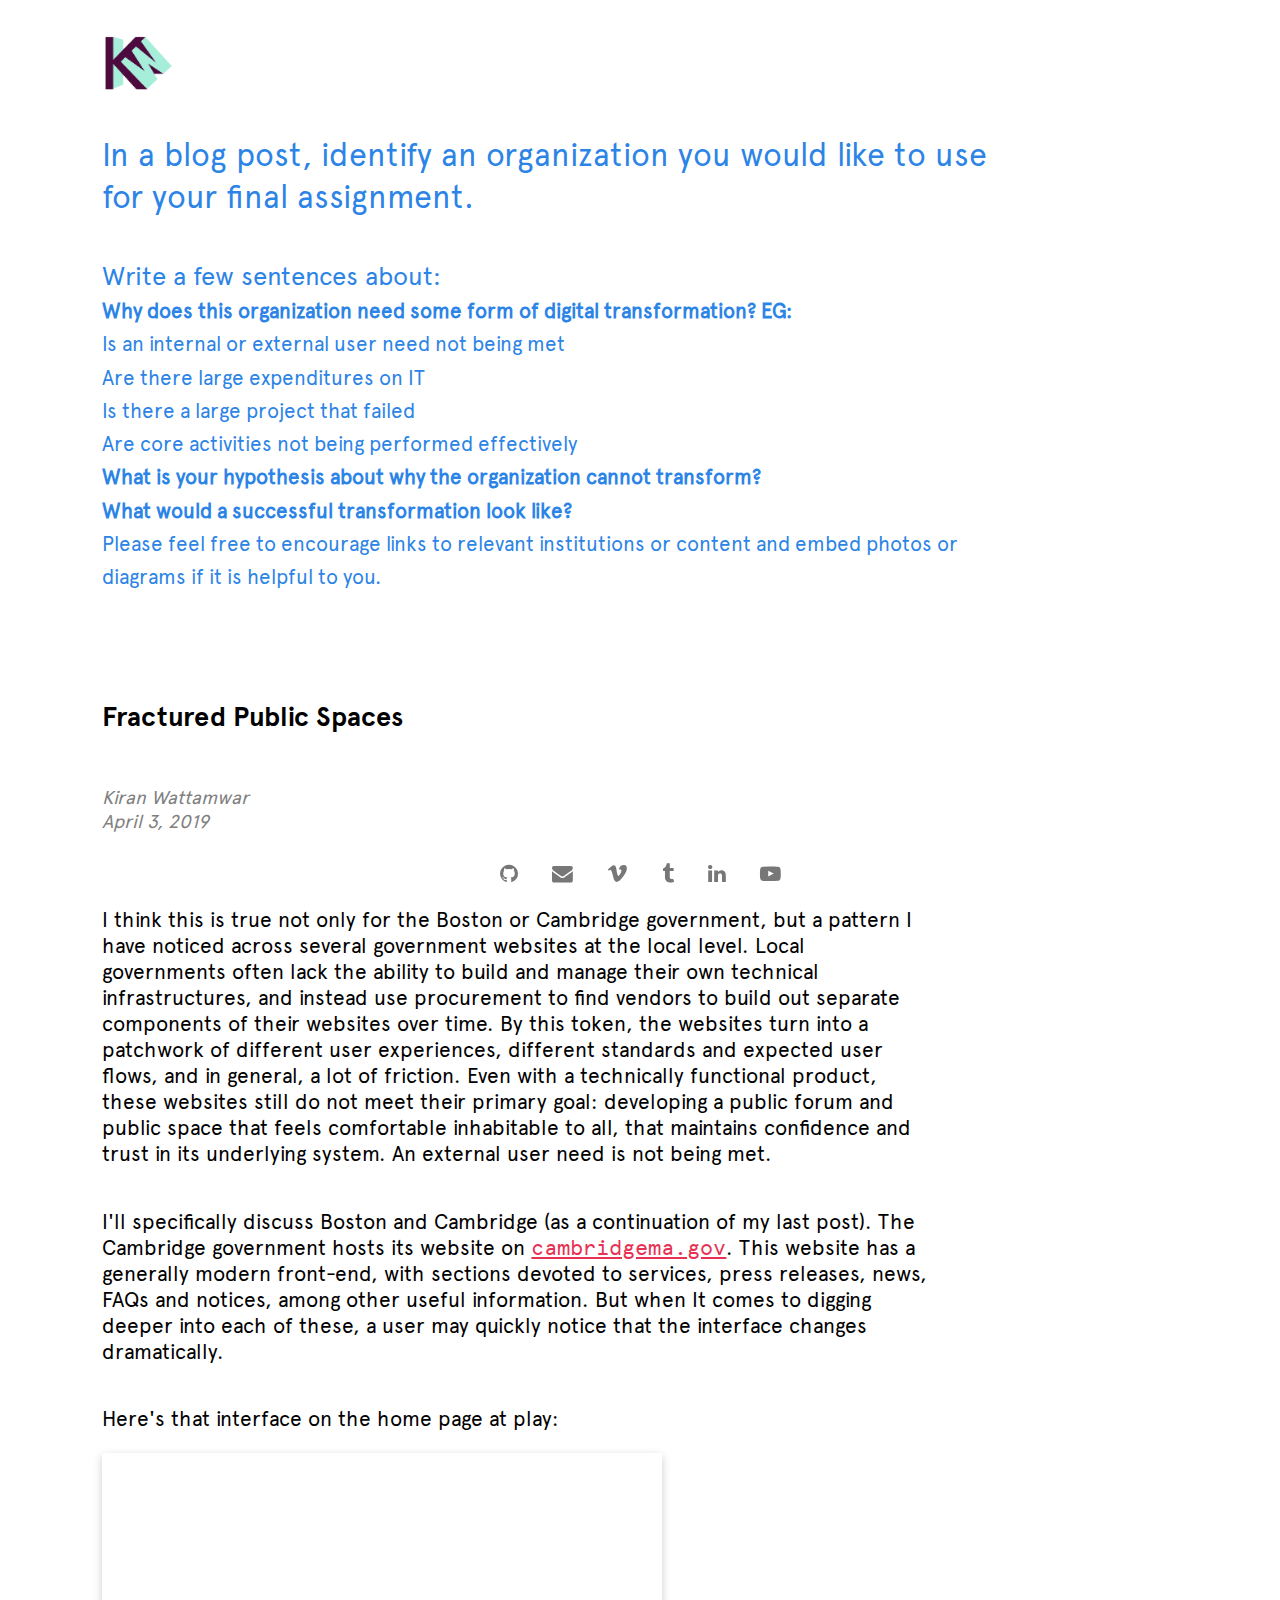
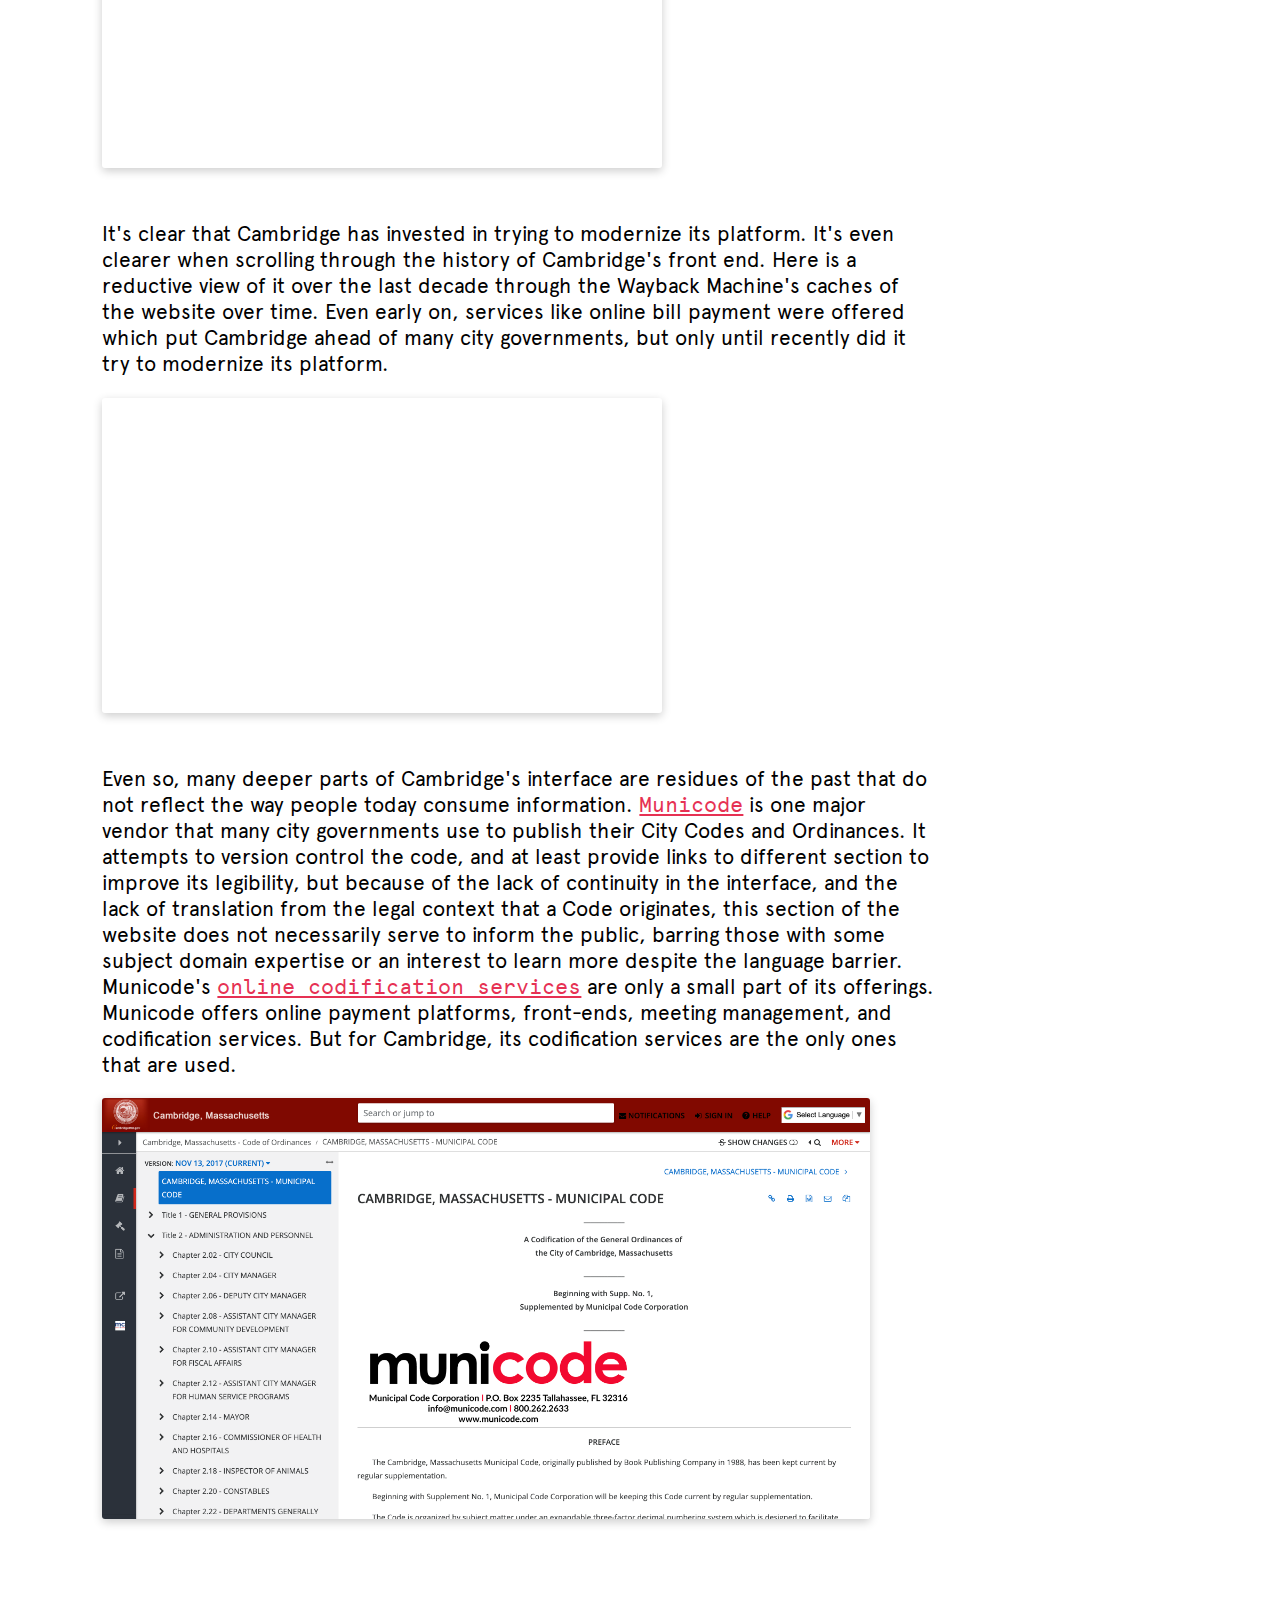
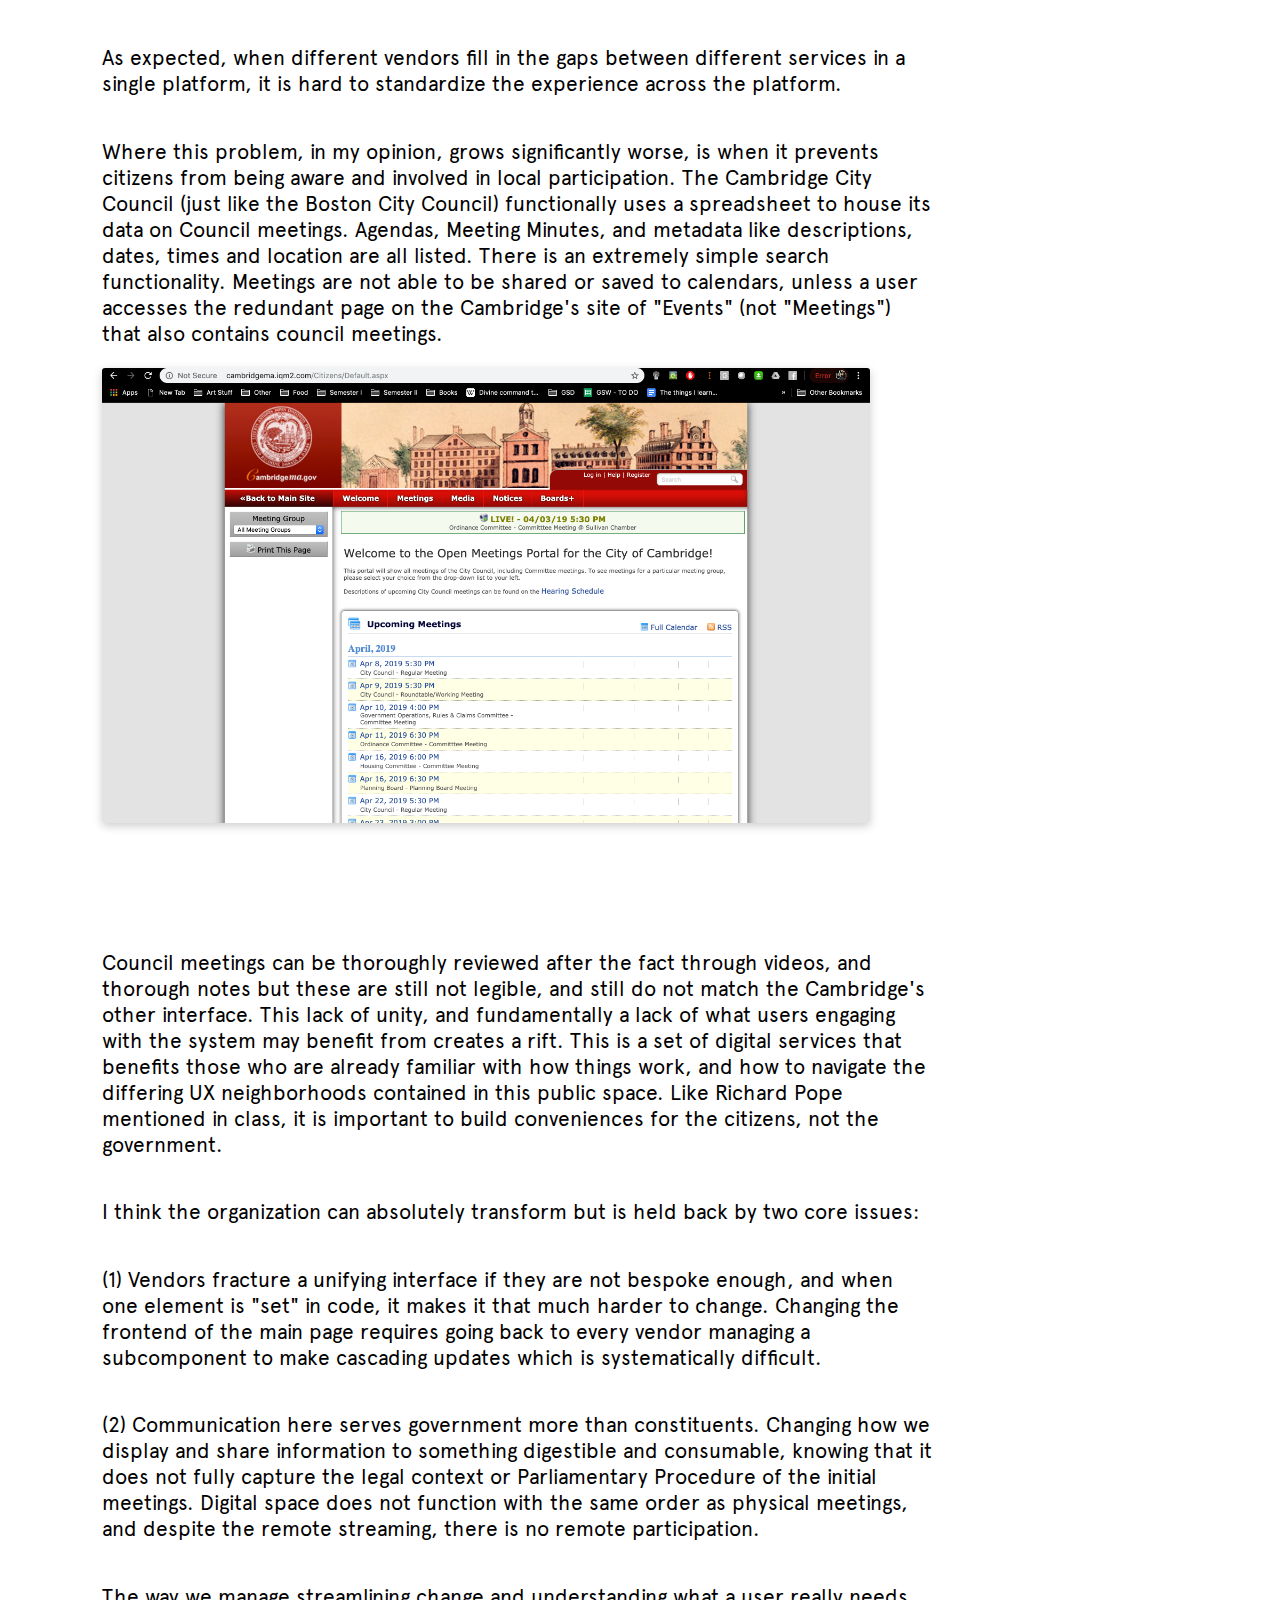
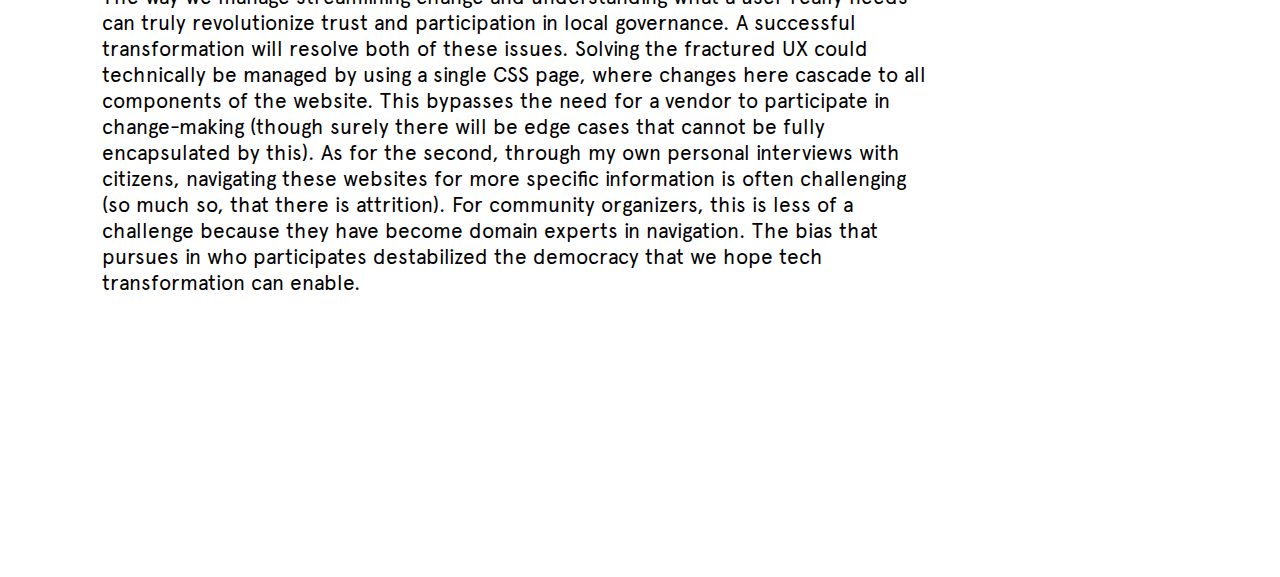
<file: post-3.html>
<!DOCTYPE html>
<html>
<head>
    <meta charset='utf-8'/>
    <meta name="viewport" content="width=device-width, initial-scale=1"/>
    <title>Kiran Wattamwar - Post 3</title>
    <link rel='stylesheet' href='https://maxcdn.bootstrapcdn.com/font-awesome/4.4.0/css/font-awesome.min.css'/>
    <link rel='stylesheet' href='css/style.css'/>
    <link rel='stylesheet' href='css/info-page.css'/>
    <script src="http://ajax.googleapis.com/ajax/libs/jquery/1.7.1/jquery.min.js"></script>
    <link href="https://fonts.googleapis.com/css?family=Roboto:300,400,500" rel="stylesheet">
</head>
<body>

<div id="about-header">
    <a href="index.html"><img src="img/logo.png" /></a>
</div>

<div id="about-text">
    In a blog post, identify an organization you would like to use for your final assignment.<br>
    <br>
    <div class="smaller">Write a few sentences about: <br>
        <span class="smaller"><strong>Why does this organization need some form of digital transformation? EG:</strong><br>
        Is an internal or external user need not being met<br>
        Are there large expenditures on IT<br>
        Is there a large project that failed<br>
        Are core activities not being performed effectively<br>
        <strong>What is your hypothesis about why the organization cannot transform?<br>
        What would a successful transformation look like?</strong><br>
        Please feel free to encourage links to relevant institutions or content and embed photos or diagrams if it is helpful to you.<br>
        </span>
    </div>
</div>


<div class="section">
    <div class="title">Fractured Public Spaces</div>
    <br>
    <br>
    <div class="author">Kiran Wattamwar</div>
    <div class="date">April 3, 2019</div>
    <br>
    <br>


    <p class="textbox">I think this is true not only for the Boston or Cambridge government, but a pattern I have noticed across several government websites at the local level. Local governments often lack the ability to build and manage their own technical infrastructures, and instead use procurement to find vendors to build out separate components of their websites over time. By this token, the websites turn into a patchwork of different user experiences, different standards and expected user flows, and in general, a lot of friction. Even with a technically functional product, these websites still do not meet their primary goal: developing a public forum and public space that feels comfortable inhabitable to all, that maintains confidence and trust in its underlying system. An external user need is not being met.</p>
    <br>
    <p class="textbox">I'll specifically discuss Boston and Cambridge (as a continuation of my last post). The Cambridge government hosts its website on <a href="https://cambridgema.gov">cambridgema.gov</a>. This website has a generally modern front-end, with sections devoted to services, press releases, news, FAQs and notices, among other useful information. But when It comes to digging deeper into each of these, a user may quickly notice that the interface changes dramatically. </p>
    <br>

    <p class="textbox">Here's that interface on the home page at play: </p>
    <iframe class="box-shadow" width="560" height="315" src="https://www.youtube.com/embed/_aClYze-qDo" frameborder="0" allow="accelerometer; autoplay; encrypted-media; gyroscope; picture-in-picture" allowfullscreen></iframe>

    <br>
    <br>

    <p class="textbox">It's clear that Cambridge has invested in trying to modernize its platform. It's even clearer when scrolling through the history of Cambridge's front end. Here is a reductive view of it over the last decade through the Wayback Machine's caches of the website over time. Even early on, services like online bill payment were offered which put Cambridge ahead of many city governments, but only until recently did it try to modernize its platform. </p>
    <br>

    <iframe class="box-shadow" width="560" height="315" src="https://www.youtube.com/embed/qc-epS9ru2g" frameborder="0" allow="accelerometer; autoplay; encrypted-media; gyroscope; picture-in-picture" allowfullscreen></iframe>

    <br>
    <br>

    <p class="textbox">Even so, many deeper parts of Cambridge's interface are residues of the past that do not reflect the way people today consume information. <a href="https://www.municode.com/
">Municode</a> is one major vendor that many city governments use to publish their City Codes and Ordinances. It attempts to version control the code, and at least provide links to different section to improve its legibility, but because of the lack of continuity in the interface, and the lack of translation from the legal context that a Code originates, this section of the website does not necessarily serve to inform the public, barring those with some subject domain expertise or an interest to learn more despite the language barrier. Municode's <a href="https://www.municode.com/#codification
">online codification services</a> are only a small part of its offerings. Municode offers online payment platforms, front-ends, meeting management, and codification services. But for Cambridge, its codification services are the only ones that are used. </p>
    <br>
    <img class="sire-img" src="img/municode.png">

    <p class="textbox">As expected, when different vendors fill in the gaps between different services in a single platform, it is hard to standardize the experience across the platform. </p>
    <br>

    <p class="textbox">Where this problem, in my opinion, grows significantly worse, is when it prevents citizens from being aware and involved in local participation. The Cambridge City Council (just like the Boston City Council) functionally uses a spreadsheet to house its data on Council meetings. Agendas, Meeting Minutes, and metadata like descriptions, dates, times and location are all listed. There is an extremely simple search functionality. Meetings are not able to be shared or saved to calendars, unless a user accesses the redundant page on the Cambridge's site of "Events" (not "Meetings") that also contains council meetings. </p>
    <br>
    <img class="sire-img" src="img/open-meetings.png">
    <p class="textbox">Council meetings can be thoroughly reviewed after the fact through videos, and thorough notes but these are still not legible, and still do not match the Cambridge's other interface. This lack of unity, and fundamentally a lack of what users engaging with the system may benefit from creates a rift. This is a set of digital services that benefits those who are already familiar with how things work, and how to navigate the differing UX neighborhoods contained in this public space. Like Richard Pope mentioned in class, it is important to build conveniences for the citizens, not the government. </p>
    <br>

    <p class="textbox">I think the organization can absolutely transform but is held back by two core issues: </p><Br>
    <p class="textbox"> (1) Vendors fracture a unifying interface if they are not bespoke enough, and when one element is "set" in code, it makes it that much harder to change. Changing the frontend of the main page requires going back to every vendor managing a subcomponent to make cascading updates which is systematically difficult. </p>
    <p class="textbox"> (2) Communication here serves government more than constituents. Changing how we display and share information to something digestible and consumable, knowing that it does not fully capture the legal context or Parliamentary Procedure of the initial meetings. Digital space does not function with the same order as physical meetings, and despite the remote streaming, there is no remote participation. </p>
    <br>

    <p class="textbox">The way we manage streamlining change and understanding what a user really needs can truly revolutionize trust and participation in local governance. A successful transformation will resolve both of these issues. Solving the fractured UX could technically be managed by using a single CSS page, where changes here cascade to all components of the website. This bypasses the need for a vendor to participate in change-making (though surely there will be edge cases that cannot be fully encapsulated by this). As for the second, through my own personal interviews with citizens, navigating these websites for more specific information is often challenging (so much so, that there is attrition). For community organizers, this is less of a challenge because they have become domain experts in navigation. The bias that pursues in who participates destabilized the democracy that we hope tech transformation can enable. </p>
    <br>

</div>
<div class="clear"></div>
</div>


<br><br><br>
<div class="padding-bottom"></div>


<div id='links'>
    <a href='https://github.com/kiranw'><span class='fa fa-github'></span></a>
    <a href='mailto:kiranw@mit.edu'><span class='fa fa-envelope'></span></a>
    <a href='http://vimeo.com/wattamwar'><span class='fa fa-vimeo'></span></a>
    <a href='http://kiranwatt.tumblr.com'><span class='fa fa-tumblr'></span></a>
    <a href='http://linkedin.com/in/kiranw'><span class='fa fa-linkedin'></span></a>
    <a href='http://www.youtube.com/channel/UC8NTzsXi4SO-7Slm7dG3gNw'><span class='fa fa-youtube-play'></span></a>
</div>

</body>
</html>
</file>
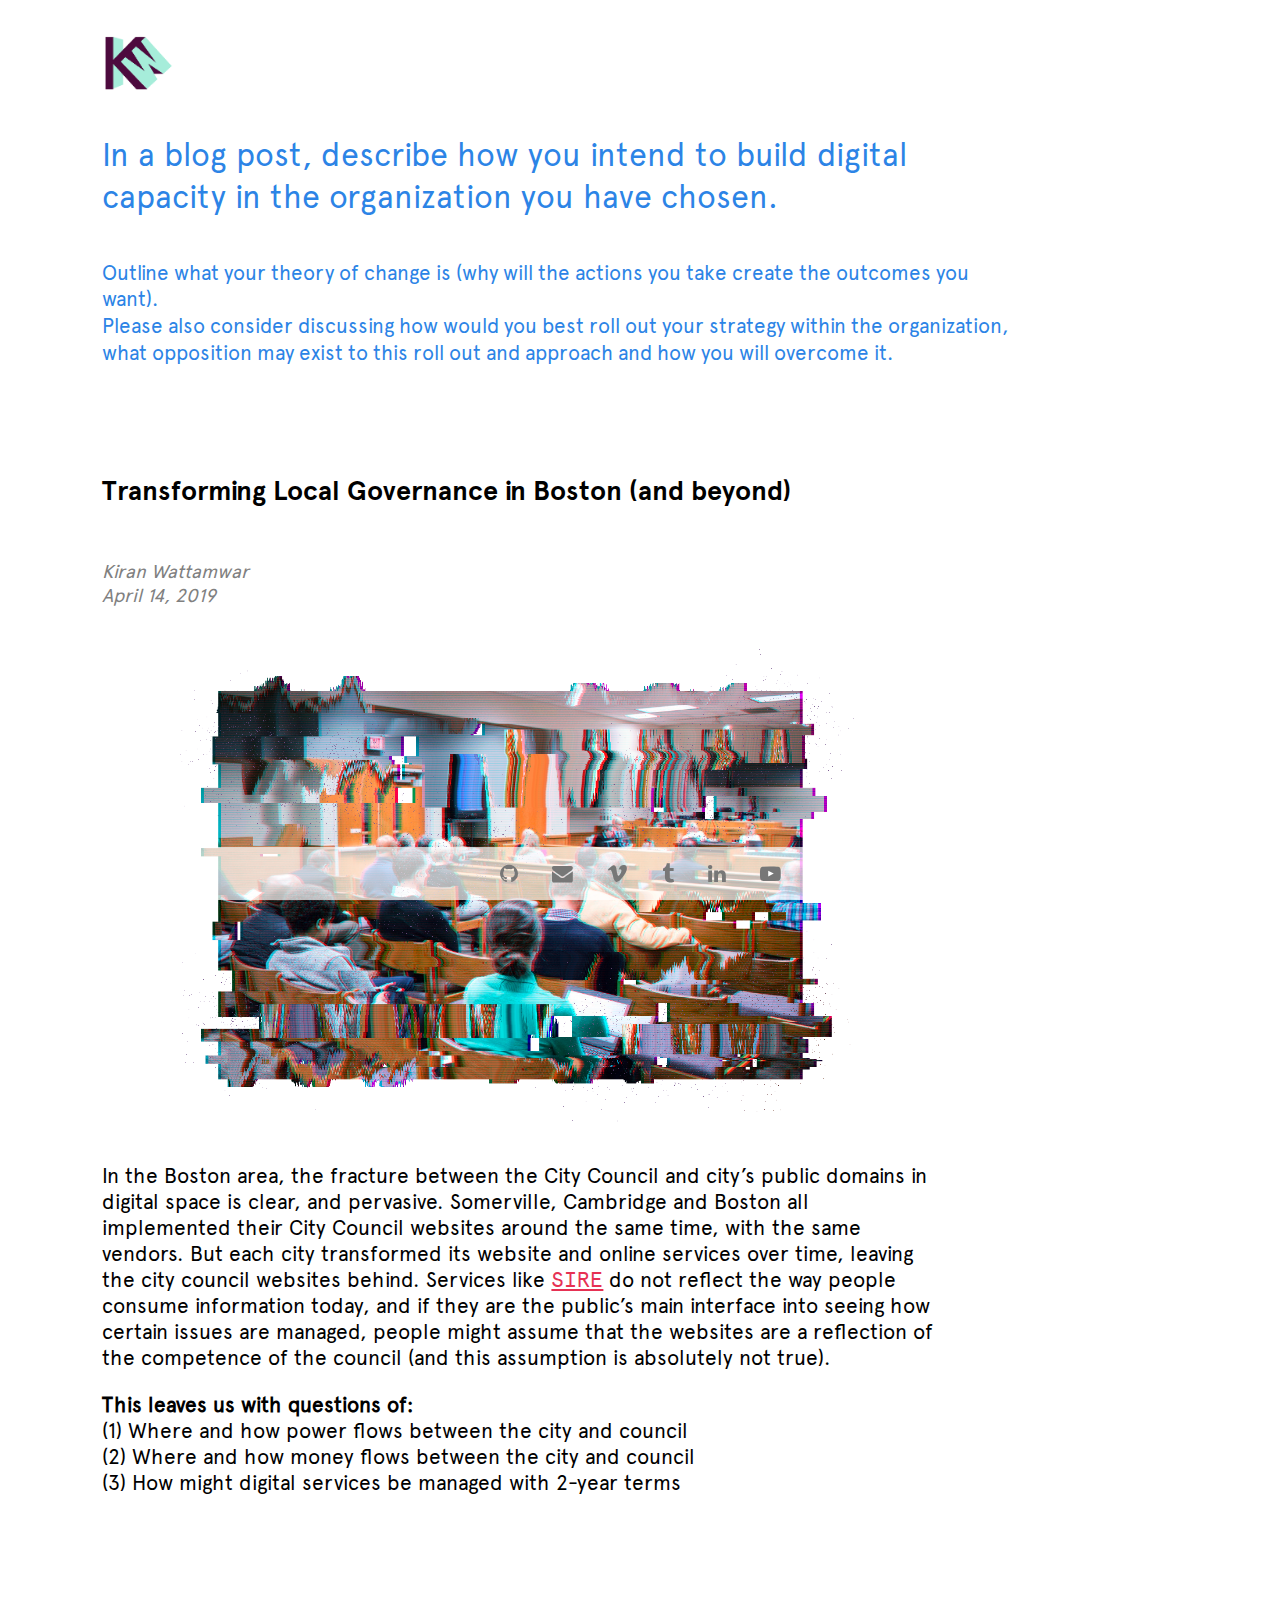
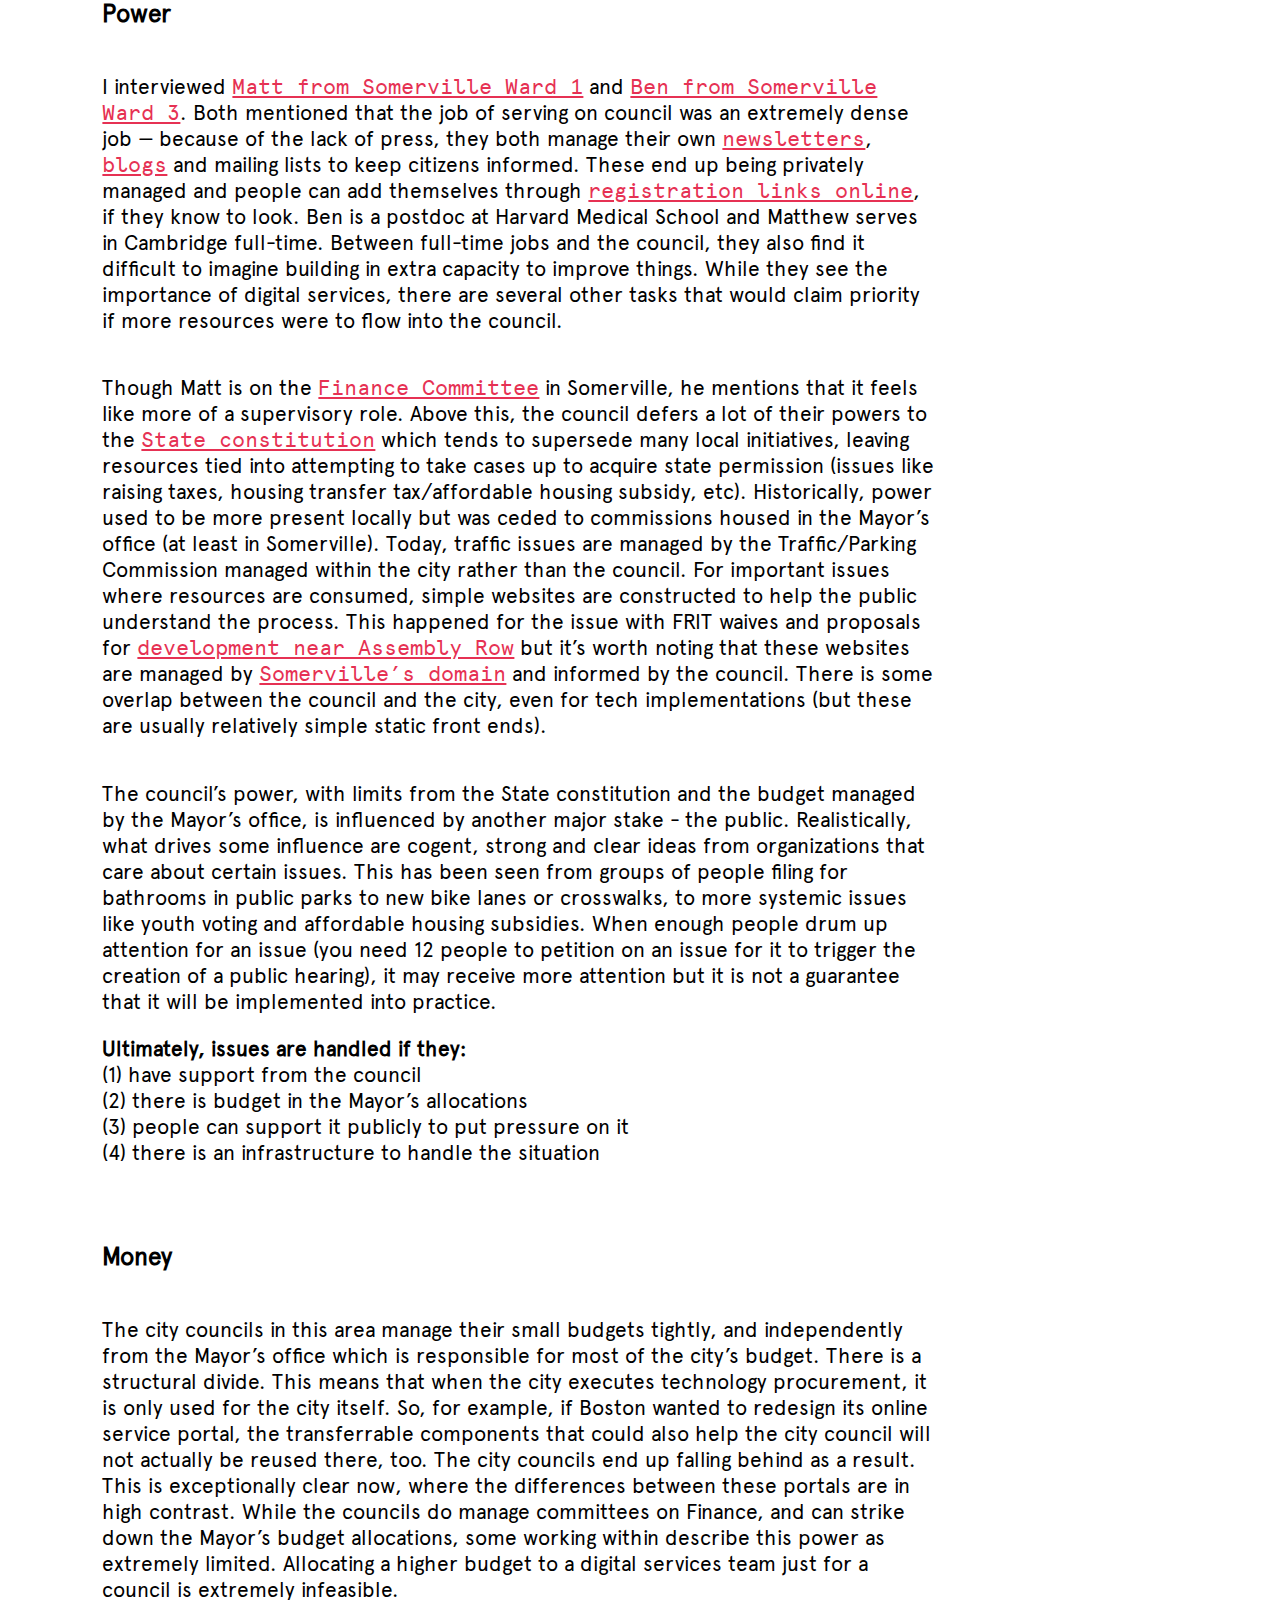
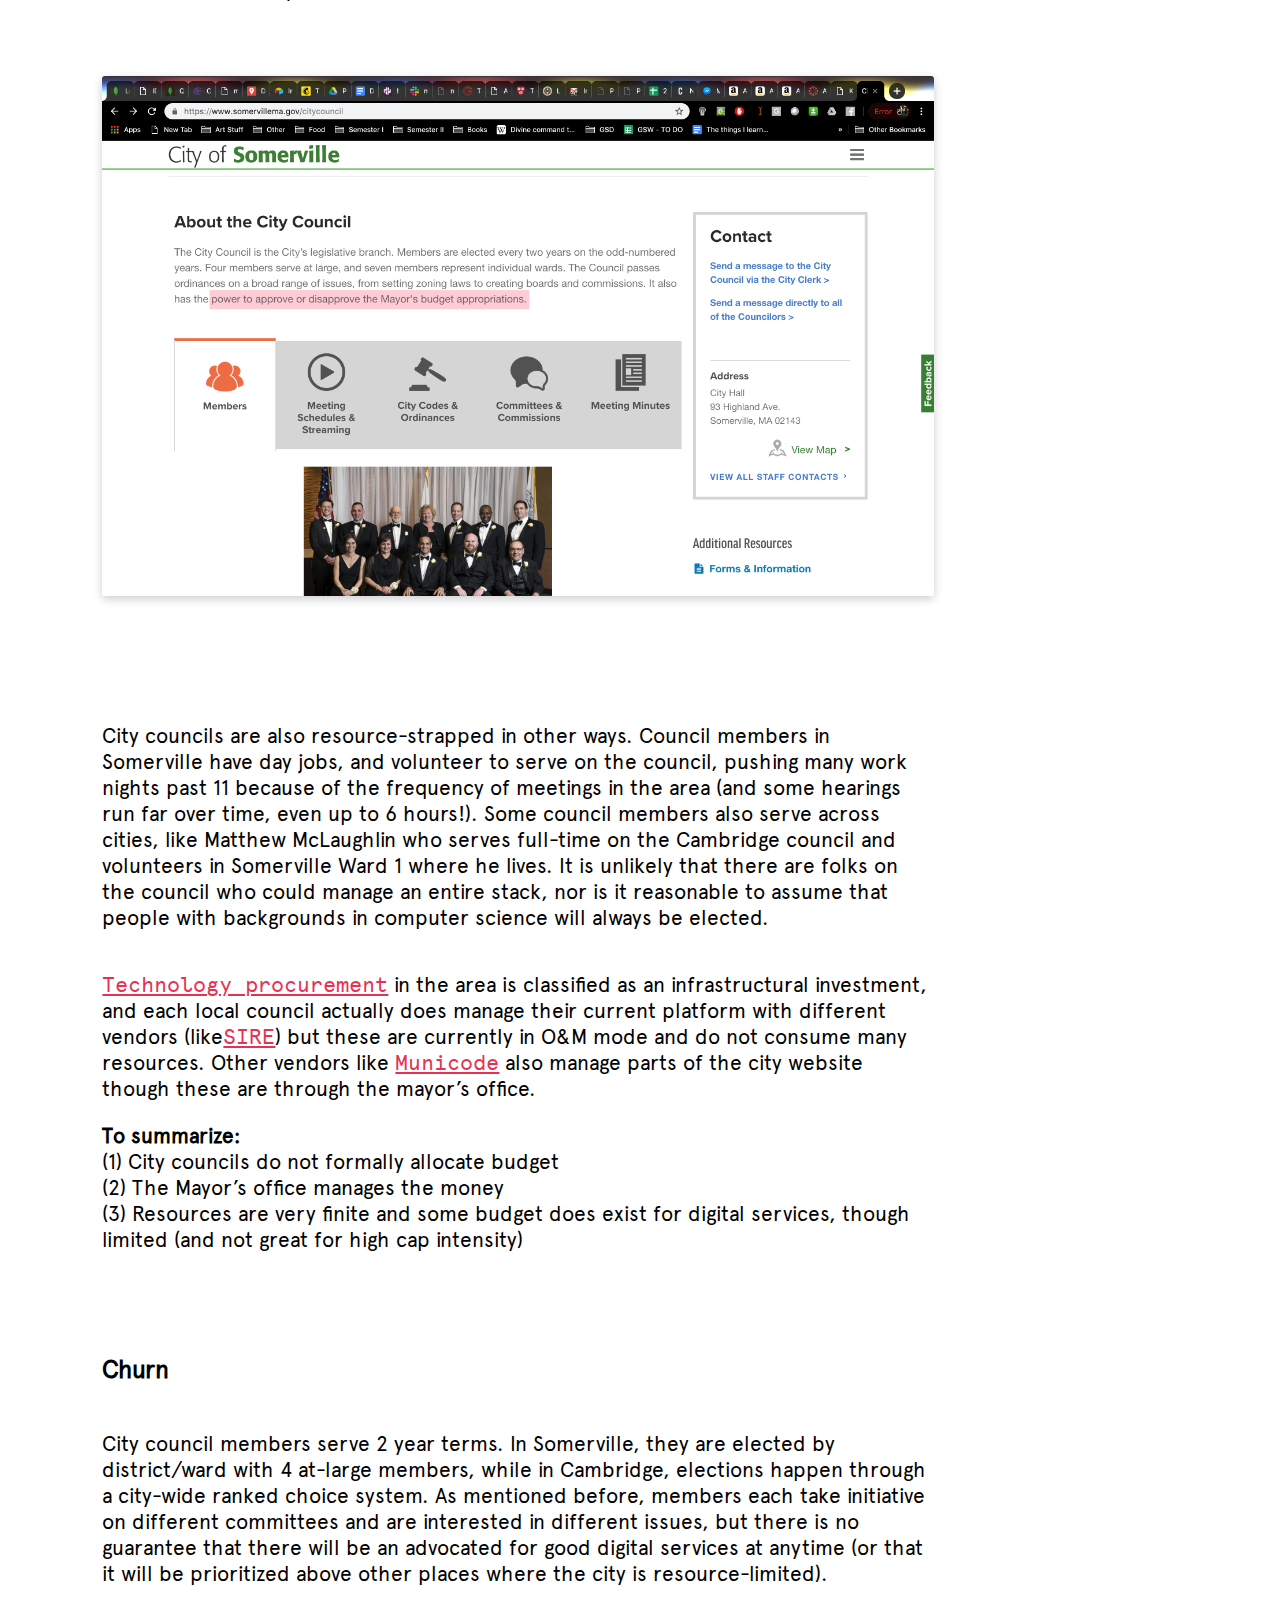
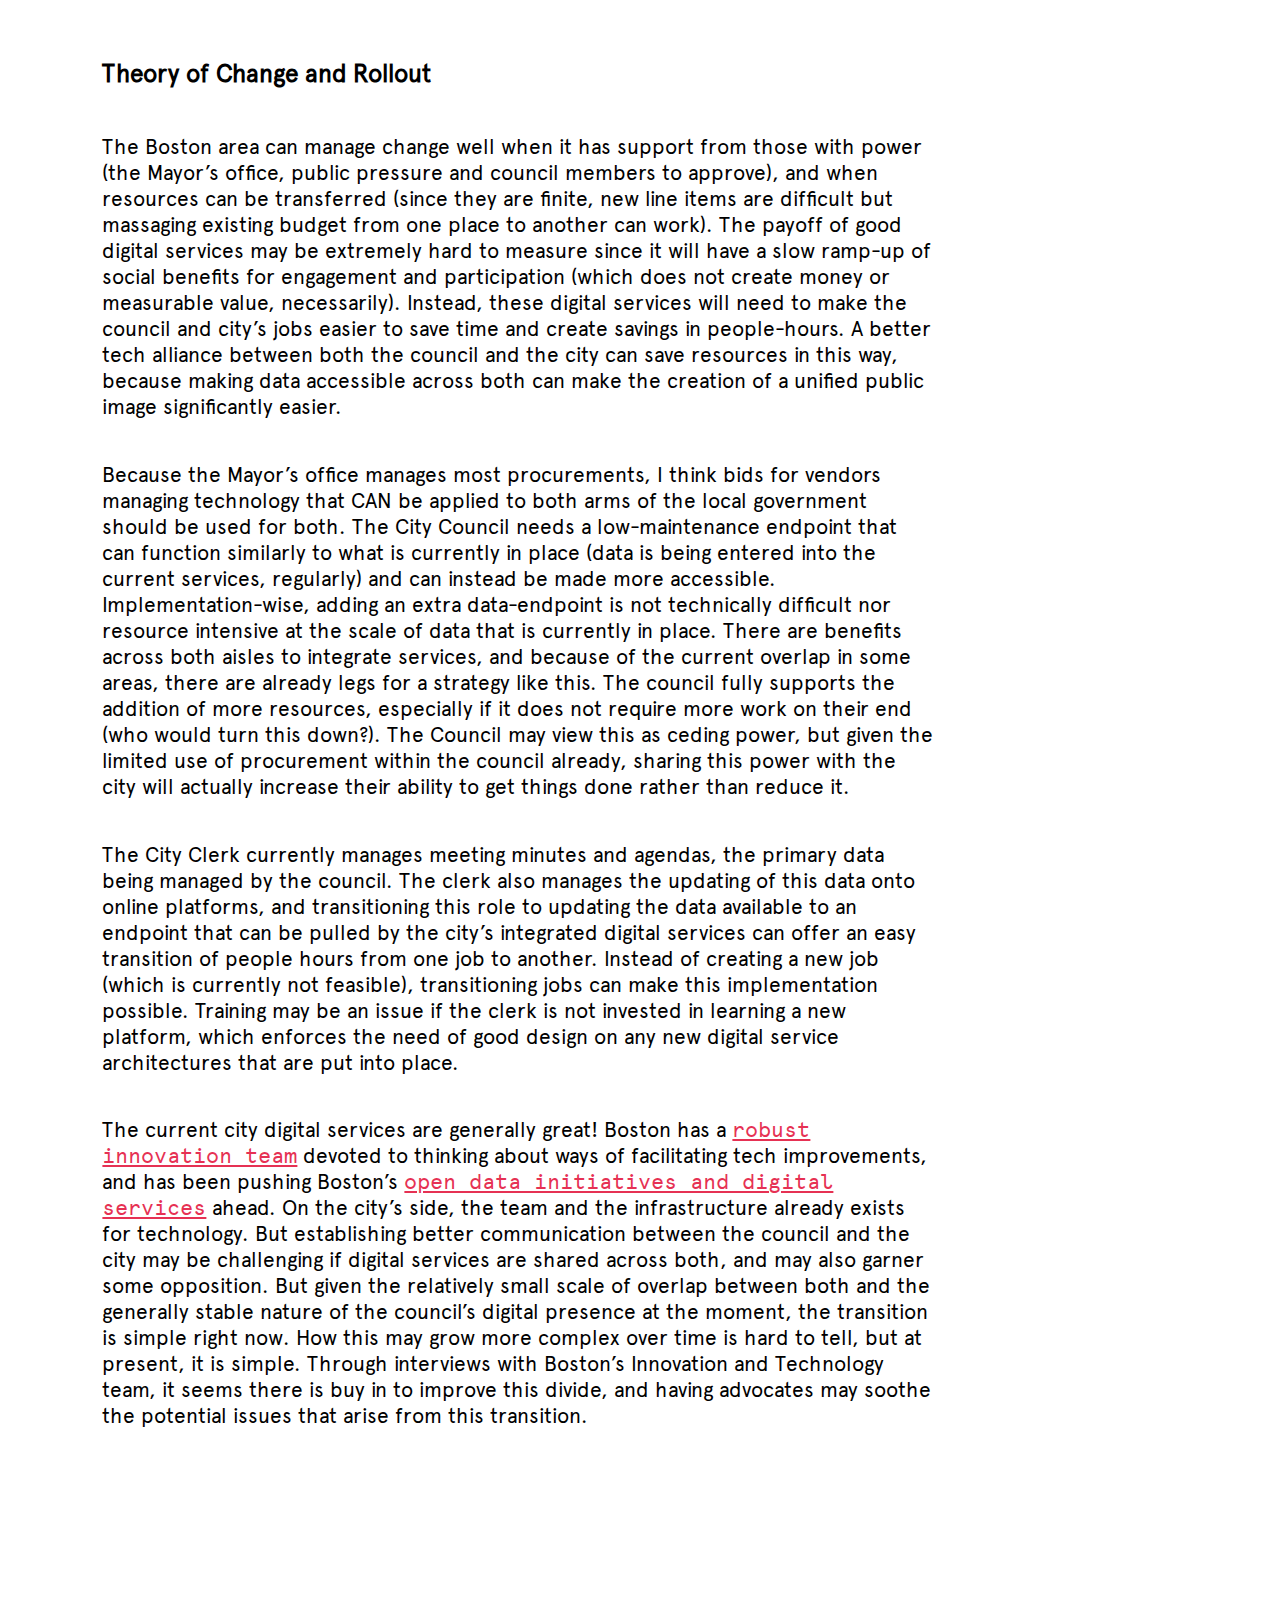
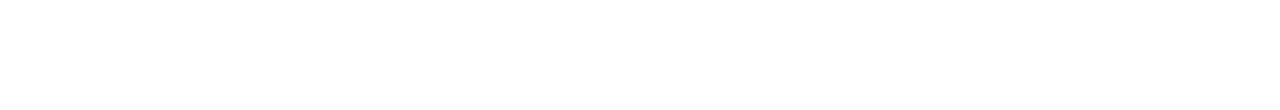
<file: post-4.html>
<!DOCTYPE html>
<html>
<head>
    <meta charset='utf-8'/>
    <meta name="viewport" content="width=device-width, initial-scale=1"/>
    <title>Kiran Wattamwar - Post 4</title>
    <link rel='stylesheet' href='https://maxcdn.bootstrapcdn.com/font-awesome/4.4.0/css/font-awesome.min.css'/>
    <link rel='stylesheet' href='css/style.css'/>
    <link rel='stylesheet' href='css/info-page.css'/>
    <script src="http://ajax.googleapis.com/ajax/libs/jquery/1.7.1/jquery.min.js"></script>
    <link href="https://fonts.googleapis.com/css?family=Roboto:300,400,500" rel="stylesheet">
</head>
<body>

<div id="about-header">
    <a href="index.html"><img src="img/logo.png" /></a>
</div>

<div id="about-text">
    In a blog post, describe how you intend to build digital capacity in the organization you have chosen.<br>
    <br>
    <div class="smaller">
        <div class="smaller">
        Outline what your theory of change is (why will the actions you take create the outcomes you want).<br>
        Please also consider discussing how would you best roll out your strategy within the organization, what opposition may exist to this roll out and approach and how you will overcome it.
        </div>
    </div>
</div>

<div class="section">
    <div class="title">Transforming Local Governance in Boston (and beyond)</div>
    <br>
    <br>
    <div class="author">Kiran Wattamwar</div>
    <div class="date">April 14, 2019</div>
    <br>
    <div class="textbox">
        <img src="img/glitch.png" />
    </div>
    <br>

    <div class="textbox">
        <p class="textbox">
            In the Boston area, the fracture between the City Council and city’s public domains in digital space is
            clear, and pervasive. Somerville, Cambridge and Boston all implemented their City Council websites around
            the same time, with the same vendors. But each city transformed its website and online services over time,
            leaving the city council websites behind. Services like <a href="http://meetingrecords.cityofboston.gov/sirepub/errorpage.aspx">SIRE</a> do not reflect the way people consume information
            today, and if they are the public’s main interface into seeing how certain issues are managed, people
            might assume that the websites are a reflection of the competence of the council (and this assumption
            is absolutely not true).</p>
        <br>
        <strong>This leaves us with questions of:<br></strong>
        (1) Where and how power flows between the city and council<br>
        (2) Where and how money flows between the city and council<br>
        (3) How might digital services be managed with 2-year terms<br>
        <br>
        <br>
        <br>
        <strong><h3>Power</h3></strong>
        <p class="textbox">I interviewed <a href="http://matthewmclaughlin.nationbuilder.com/">Matt from Somerville Ward
            1</a> and <a href="https://www.benforward3.com/">Ben from Somerville Ward 3</a>. Both mentioned that the job
            of serving on council was an extremely dense job — because of the lack of press, they both manage their own
            <a href="https://www.benforward3.com/newsletter-archive">newsletters</a>, <a href="http://matthewmclaughlin.nationbuilder.com/blog">blogs</a> and mailing lists to keep citizens informed. These end up being privately managed and people
            can add themselves through <a href="https://www.benforward3.com/mailinglist">registration links online</a>, if they know to look. Ben is a postdoc at Harvard
            Medical School and Matthew serves in Cambridge full-time. Between full-time jobs and the council, they
            also find it difficult to imagine building in extra capacity to improve things. While they see the importance
            of digital services, there are several other tasks that would claim priority if more resources were to
            flow into the council. </p>
        <br>
        <p class="textbox">Though Matt is on the <a href="https://www.somervillema.gov/boa">Finance Committee</a> in
            Somerville, he mentions that it feels like more
            of a supervisory role. Above this, the council defers a lot of their powers to the <a href="https://malegislature.gov/Laws/Constitution">State constitution</a>
            which tends to supersede many local initiatives, leaving resources tied into attempting to take cases
            up to acquire state permission (issues like raising taxes, housing transfer tax/affordable housing subsidy,
            etc). Historically, power used to be more present locally but was ceded to commissions housed in the
            Mayor’s office (at least in Somerville). Today, traffic issues are managed by the Traffic/Parking Commission
            managed within the city rather than the council. For important issues where resources are consumed,
            simple websites are constructed to help the public understand the process. This happened for the issue
            with FRIT waives and proposals for <a href="https://www.somervillema.gov/news/city-launch-affordable-housing-program">development near Assembly Row</a>
            but it’s worth noting that these websites are managed by <a href="https://www.somervillema.gov/news">Somerville’s domain</a> and informed by the council.
            There is some overlap between the council and the city, even for tech implementations (but these are
            usually relatively simple static front ends).</p><br>
        <p class="textbox">
            The council’s power, with limits from the State constitution and the budget managed by the Mayor’s office,
            is influenced by another major stake - the public. Realistically, what drives some influence are cogent, strong
            and clear ideas from organizations that care about certain issues. This has been seen from groups of people
            filing for bathrooms in public parks to new bike lanes or crosswalks, to more systemic issues like youth voting
            and affordable housing subsidies. When enough people drum up attention for an issue (you need 12 people to
            petition on an issue for it to trigger the creation of a public hearing), it may receive more attention but
            it is not a guarantee that it will be implemented into practice.</p>
        <br>
        <strong>Ultimately, issues are handled if they:</strong><br>
        (1) have support from the council<br>
        (2) there is budget in the Mayor’s allocations<br>
        (3) people can support it publicly to put pressure on it<br>
        (4) there is an infrastructure to handle the situation<br>

        <br><br>
        <strong><h3>Money</h3></strong>
        <p class="textbox">
            The city councils in this area manage their small budgets tightly, and independently from the Mayor’s
            office which is responsible for most of the city’s budget. There is a structural divide. This means
            that when the city executes technology procurement, it is only used for the city itself. So, for example,
            if Boston wanted to redesign its online service portal, the transferrable components that could also
            help the city council will not actually be reused there, too. The city councils end up falling behind
            as a result. This is exceptionally clear now, where the differences between these portals are in high
            contrast. While the councils do manage committees on Finance, and can strike down the Mayor’s budget
            allocations, some working within describe this power as extremely limited. Allocating a higher budget
            to a digital services team just for a council is extremely infeasible.<br><br><br></p>
        <br><br>
        <img class="sire-img" src="img/power.png" />
        <br>
        <p class="textbox">
            City councils are also resource-strapped in other ways. Council members in Somerville have day jobs,
            and volunteer to serve on the council, pushing many work nights past 11 because of the frequency of
            meetings in the area (and some hearings run far over time, even up to 6 hours!). Some council members
            also serve across cities, like Matthew McLaughlin who serves full-time on the Cambridge council and
            volunteers in Somerville Ward 1 where he lives. It is unlikely that there are folks on the council
            who could manage an entire stack, nor is it reasonable to assume that people with backgrounds in
            computer science will always be elected.</p>
        <br>
        <p class="textbox">
            <a href="https://www.boston.gov/sites/default/files/imce-uploads/2019-04/04152019_city_record.pdf">Technology procurement</a> in the area is classified as an infrastructural investment, and each local
            council actually does manage their current platform with different vendors (like<a href="https://www.hyland.com/en/government/sire">SIRE</a>)
            but these are currently in O&M mode and do not consume many resources. Other vendors like <a href="https://library.municode.com/ma/cambridge/codes/code_of_ordinances">Municode</a> also
            manage parts of the city website though these are through the mayor’s office.</p>
        <br>
        <strong>To summarize:</strong><br>
        (1) City councils do not formally allocate budget<br>
        (2) The Mayor’s office manages the money<br>
        (3) Resources are very finite and some budget does exist for digital services, though limited (and not great for high cap intensity)<br>
        <br>
        <br>
        <br>
        <strong><h3>Churn</h3></strong>
        <p class="textbox">City council members serve 2 year terms. In Somerville, they are elected by district/ward with 4 at-large members, while in Cambridge, elections happen through a city-wide ranked choice system. As mentioned before, members each take initiative on different committees and are interested in different issues, but there is no guarantee that there will be an advocated for good digital services at anytime (or that it will be prioritized above other places where the city is resource-limited).<br><br><br></p>
        <br>
        <br>
        <strong><h3>Theory of Change and Rollout</h3></strong>
        <p class="textbox">
            The Boston area can manage change well when it has support from those with power
            (the Mayor’s office, public pressure and council members to approve), and when resources can be transferred
            (since they are finite, new line items are difficult but massaging existing budget from one place to another
            can work). The payoff of good digital services may be extremely hard to measure since it will have a slow
            ramp-up of social benefits for engagement and participation (which does not create money or measurable
            value, necessarily). Instead, these digital services will need to make the council and city’s jobs easier
            to save time and create savings in people-hours. A better tech alliance between both the council and the
            city can save resources in this way, because making data accessible across both can make the creation of
            a unified public image significantly easier.</p>
        <br>
        <p class="textbox">
            Because the Mayor’s office manages most procurements, I think bids for vendors managing technology that
            CAN be applied to both arms of the local government should be used for both. The City Council needs a
            low-maintenance endpoint that can function similarly to what is currently in place (data is being
            entered into the current services, regularly) and can instead be made more accessible. Implementation-wise,
            adding an extra data-endpoint is not technically difficult nor resource intensive at the scale of data that
            is currently in place. There are benefits across both aisles to integrate services, and because of the
            current overlap in some areas, there are already legs for a strategy like this. The council fully supports
            the addition of more resources, especially if it does not require more work on their end
            (who would turn this down?). The Council may view this as ceding power, but given the limited use
            of procurement within the council already, sharing this power with the city will actually increase
            their ability to get things done rather than reduce it.</p>
        <br>
        <p class="textbox">
            The City Clerk currently manages meeting minutes and agendas, the primary data being
            managed by the council. The clerk also manages the updating of this data onto online platforms, and
            transitioning this role to updating the data available to an endpoint that can be pulled by the city’s
            integrated digital services can offer an easy transition of people hours from one job to another.
            Instead of creating a new job (which is currently not feasible), transitioning jobs can make this
            implementation possible. Training may be an issue if the clerk is not invested in learning a new platform,
            which enforces the need of good design on any new digital service architectures that are put into place.</p>
        <br>
        <p class="textbox">The current city digital services are generally great! Boston has a
            <a href="https://www.boston.gov/departments/innovation-and-technology">robust innovation team</a>
            devoted to thinking about ways of facilitating tech improvements, and has been pushing Boston’s <a href="https://www.boston.gov/departments/innovation-and-technology#digital-tools">open data
                initiatives and digital services</a> ahead. On the city’s side, the team and the infrastructure already
            exists for technology. But establishing better communication between the council and the city may
            be challenging if digital services are shared across both, and may also garner some opposition.
            But given the relatively small scale of overlap between both and the generally stable nature of
            the council’s digital presence at the moment, the transition is simple right now. How this may grow more
            complex over time is hard to tell, but at present, it is simple. Through interviews with Boston’s
            Innovation and Technology team, it seems there is buy in to improve this divide, and having advocates may soothe
            the potential issues that arise from this transition.</p>
    </div>
</div>
<div class="clear"></div>
</div>


<br><br><br>
<div class="padding-bottom"></div>


<div id='links'>
    <a href='https://github.com/kiranw'><span class='fa fa-github'></span></a>
    <a href='mailto:kiranw@mit.edu'><span class='fa fa-envelope'></span></a>
    <a href='http://vimeo.com/wattamwar'><span class='fa fa-vimeo'></span></a>
    <a href='http://kiranwatt.tumblr.com'><span class='fa fa-tumblr'></span></a>
    <a href='http://linkedin.com/in/kiranw'><span class='fa fa-linkedin'></span></a>
    <a href='http://www.youtube.com/channel/UC8NTzsXi4SO-7Slm7dG3gNw'><span class='fa fa-youtube-play'></span></a>
</div>

</body>
</html>
</file>
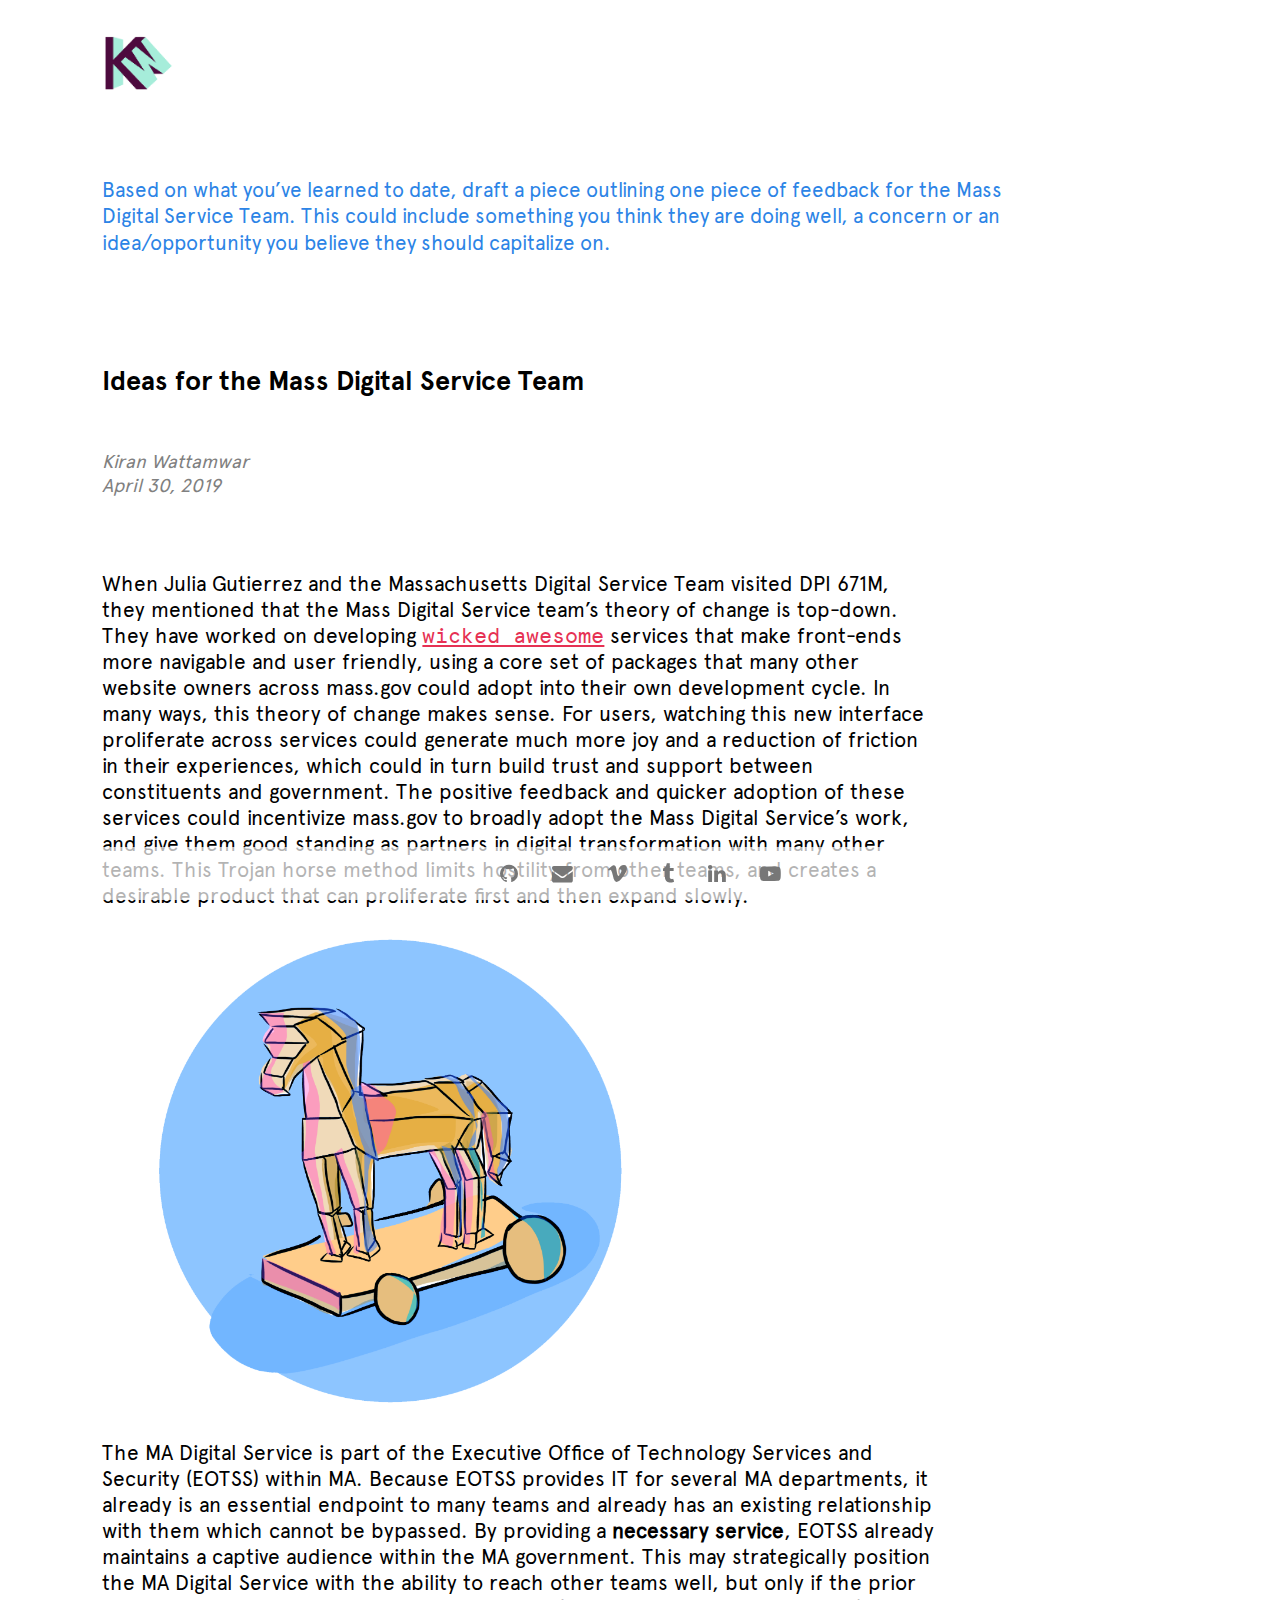
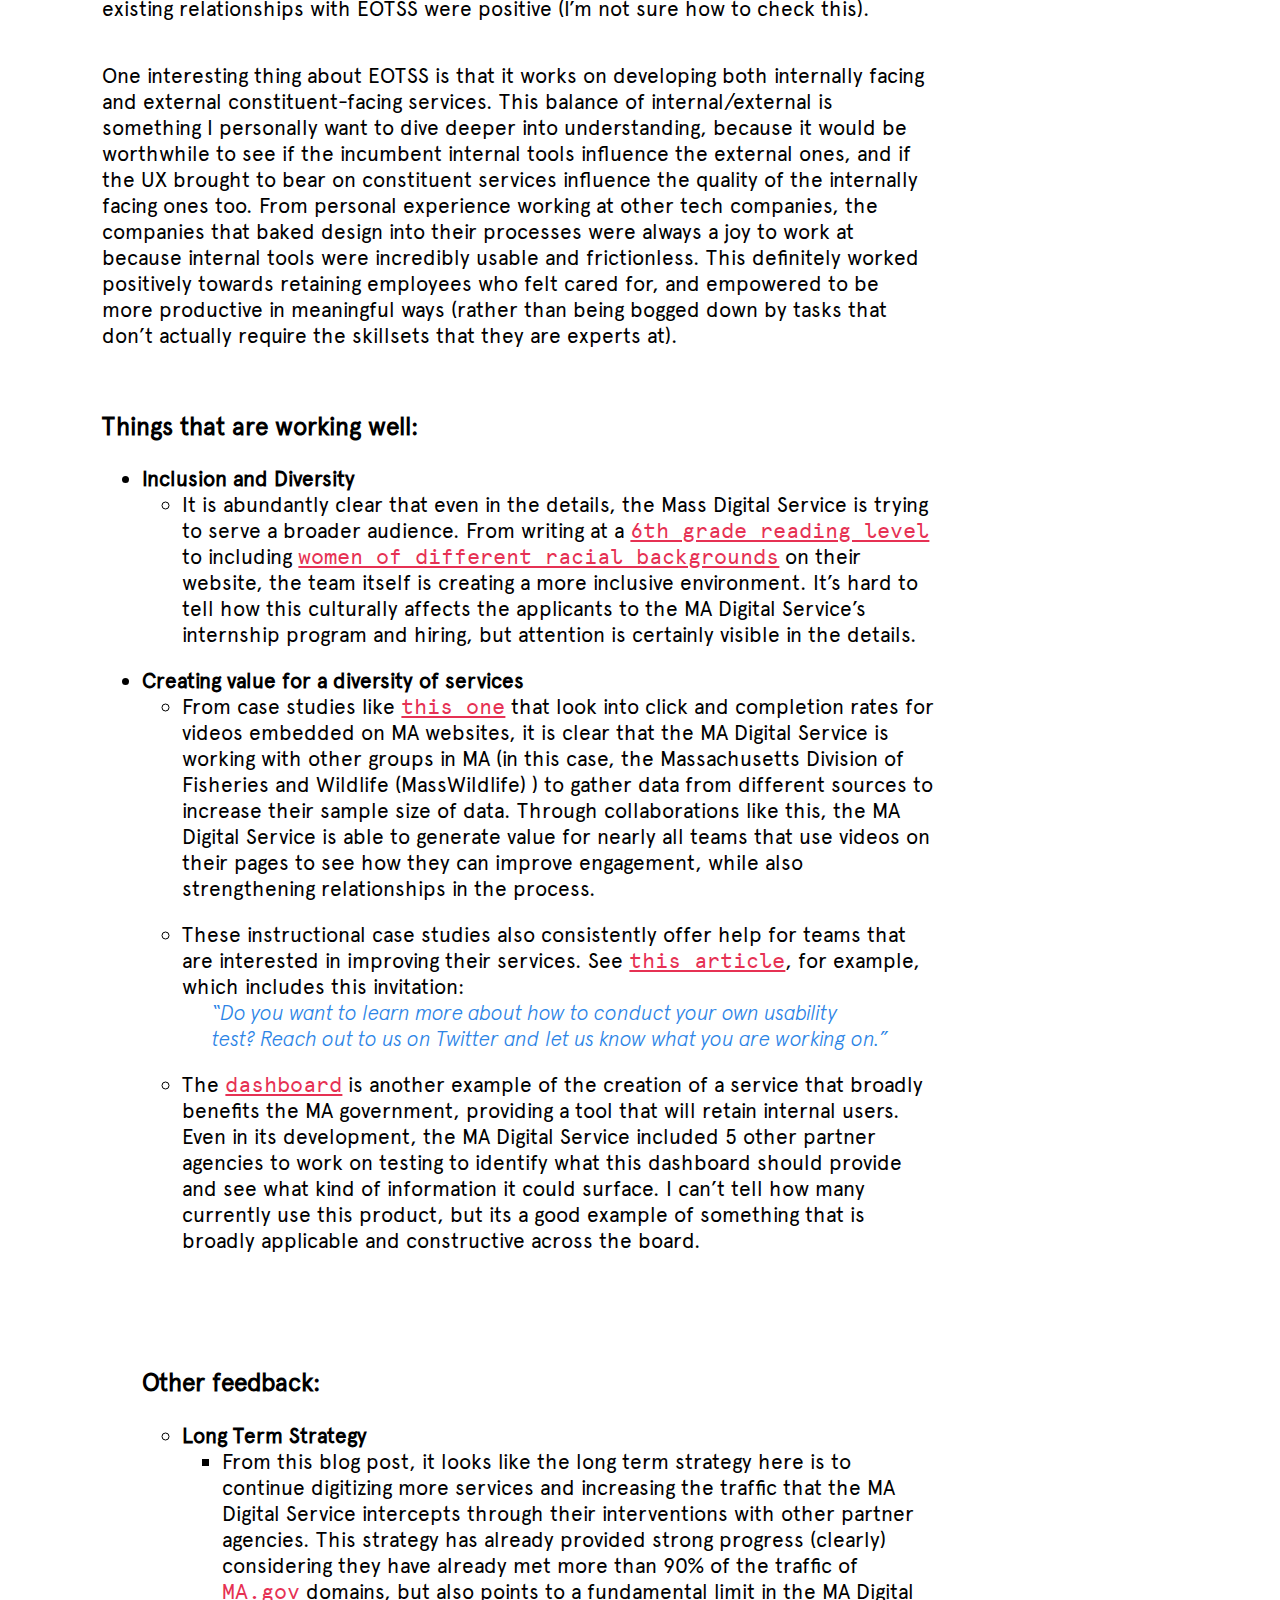
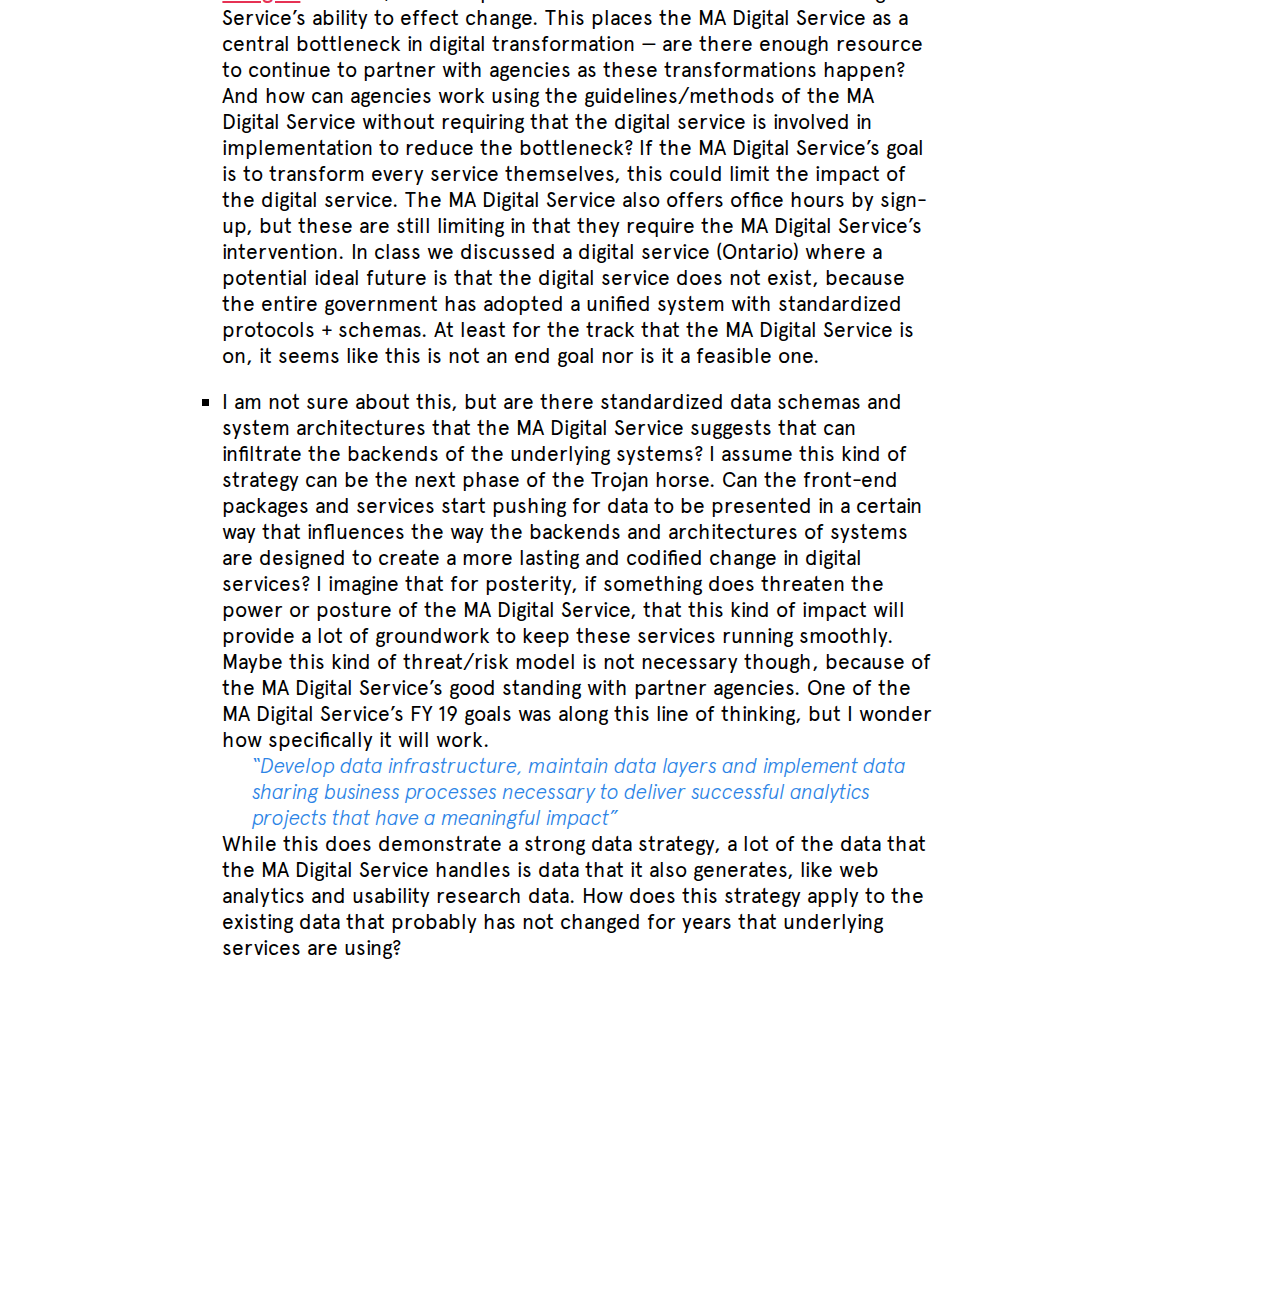
<file: post-5.html>
<!DOCTYPE html>
<html>
<head>
    <meta charset='utf-8'/>
    <meta name="viewport" content="width=device-width, initial-scale=1"/>
    <title>Kiran Wattamwar - Post 4</title>
    <link rel='stylesheet' href='https://maxcdn.bootstrapcdn.com/font-awesome/4.4.0/css/font-awesome.min.css'/>
    <link rel='stylesheet' href='css/style.css'/>
    <link rel='stylesheet' href='css/info-page.css'/>
    <script src="http://ajax.googleapis.com/ajax/libs/jquery/1.7.1/jquery.min.js"></script>
    <link href="https://fonts.googleapis.com/css?family=Roboto:300,400,500" rel="stylesheet">
</head>
<body>

<div id="about-header">
    <a href="index.html"><img src="img/logo.png" /></a>
</div>

<div id="about-text">
    <br>
    <div class="smaller">
        <div class="smaller">
            Based on what you’ve learned to date, draft a piece outlining one piece of feedback for the Mass Digital Service Team. This could include something you think they are doing well, a concern or an idea/opportunity you believe they should capitalize on.
        </div>
    </div>
</div>

<div class="section">
    <div class="title">Ideas for the Mass Digital Service Team</div>
    <br>
    <br>
    <div class="author">Kiran Wattamwar</div>
    <div class="date">April 30, 2019</div>
    <br>
    <br>

    <div class="textbox">
        <p class="textbox">
            When Julia Gutierrez and the Massachusetts Digital Service Team visited DPI 671M, they mentioned that the Mass Digital Service team’s theory of change is top-down. They have worked on developing <a href=“https://medium.com/massgovdigital/mass-gov-building-a-wicked-awesome-new-website-for-massachusetts-ede5f43913f”>wicked awesome</a> services that make front-ends more navigable and user friendly, using a core set of packages that many other website owners across mass.gov could adopt into their own development cycle. In many ways, this theory of change makes sense. For users, watching this new interface proliferate across services could generate much more joy and a reduction of friction in their experiences, which could in turn build trust and support between constituents and government.  The positive feedback and quicker adoption of these services could incentivize mass.gov to broadly adopt the Mass Digital Service’s work, and give them good standing as partners in digital transformation with many other teams. This Trojan horse method limits hostility from other teams, and creates a desirable product that can proliferate first and then expand slowly.
        </p>
        <br>
        <br>
        <div class="textbox">
            <img class="imgbox smaller-img" src="img/trojan.png" />
        </div>
        <br>
        <br>
        <p class="textbox">
            The MA Digital Service is part of the Executive Office of Technology Services and Security (EOTSS) within MA. Because EOTSS provides IT for several MA departments, it already is an essential endpoint to many teams and already has an existing relationship with them which cannot be bypassed. By providing a <strong>necessary service</strong>, EOTSS already maintains a captive audience within the MA government. This may strategically position the MA Digital Service with the ability to reach other teams well, but only if the prior existing relationships with EOTSS were positive (<span class=“italic”>I’m not sure how to check this</span>).
        </p>
        <br>
        <br>
        <p class="textbox">
            One interesting thing about EOTSS is that it works on developing both internally facing and external constituent-facing services. This balance of internal/external is something I personally want to dive deeper into understanding, because it would be worthwhile to see if the incumbent internal tools influence the external ones, and if the UX brought to bear on constituent services influence the quality of the internally facing ones too. From personal experience working at other tech companies, the companies that baked design into their processes were always a joy to work at because internal tools were incredibly usable and frictionless. This definitely worked positively towards retaining employees who felt cared for, and empowered to be more productive in meaningful ways (rather than being bogged down by tasks that don’t actually require the skillsets that they are experts at).
        </p>
        <br>
        <br>
        <p class="textbox">
            <h3>Things that are working well:</h3>
        <ul>
            <li><strong>Inclusion and Diversity</strong>
                <ul>
                    <li>It is abundantly clear that even in the details, the Mass Digital Service is trying to serve a broader audience. From writing at a <a href=“https://medium.com/massgovdigital/why-we-write-at-a-6th-grade-level-8f11b08ae65”>6th grade reading level</a> to including <a href=“https://www.mass.gov/orgs/ma-digital-service”>women of different racial backgrounds</a> on their website, the team itself is creating a more inclusive environment. It’s hard to tell how this culturally affects the applicants to the MA Digital Service’s internship program and hiring, but attention is certainly visible in the details.</li></ul>
            <li><strong>Creating value for a diversity of services</strong><ul>
                <li>From case studies like <a href=“https://medium.com/massgovdigital/how-video-affects-page-performance-results-from-our-pilot-project-7ea120e1a9c5”>this one</a> that look into click and completion rates for videos embedded on MA websites, it is clear that the MA Digital Service is working with other groups in MA (in this case, the Massachusetts Division of Fisheries and Wildlife (MassWildlife) ) to gather data from different sources to increase their sample size of data. Through collaborations like this, the MA Digital Service is able to generate value for nearly all teams that use videos on their pages to see how they can improve engagement, while also strengthening relationships in the process. </li>
                <li>These instructional case studies also consistently offer help for teams that are interested in improving their services. See <a href=“https://medium.com/massgovdigital/how-mass-gov-designers-run-usability-tests-9e157396ed55”>this article</a>, for example, which includes this invitation: <span class="quote"> “Do you want to learn more about how to conduct your own usability test? Reach out to us on Twitter and let us know what you are working on.”</span></li>
                <li>The <a href=“https://medium.com/massgovdigital/custom-dashboards-surfacing-data-where-mass-gov-authors-need-it-80616c97dff4”>dashboard</a> is another example of the creation of a service that broadly benefits the MA government, providing a tool that will retain internal users. Even in its development, the MA Digital Service included 5 other partner agencies to work on testing to identify what this dashboard should provide and see what kind of information it could surface. I can’t tell how many currently use this product, but its a good example of something that is broadly applicable and constructive across the board.</li>
            </ul>
        </p>
        <br>
        <br>
        <p class="textbox">
            <h3>Other feedback:</h3><ul>
                <li><strong>Long Term Strategy</strong>
            <ul>
                <li>From this blog post, it looks like the long term strategy here is to continue digitizing more services and increasing the traffic that the MA Digital Service intercepts through their interventions with other partner agencies. This strategy has already provided strong progress (clearly) considering they have already met more than 90% of the traffic of <a href=“ma.gov”>MA.gov</a> domains, but also points to a fundamental limit in the MA Digital Service’s ability to effect change. This places the MA Digital Service as a central bottleneck in digital transformation — are there enough resource to continue to partner with agencies as these transformations happen? And how can agencies work using the guidelines/methods of the MA Digital Service without requiring that the digital service is involved in implementation to reduce the bottleneck? If the MA Digital Service’s goal is to transform every service themselves, this could limit the impact of the digital service. The MA Digital Service also offers office hours by sign-up, but these are still limiting in that they require the MA Digital Service’s intervention. In class we discussed a digital service (Ontario) where a potential ideal future is that the digital service does not exist, because the entire government has adopted a unified system with standardized protocols + schemas. At least for the track that the MA Digital Service is on, it seems like this is not an end goal nor is it a feasible one. </li>
                <li>I am not sure about this, but are there standardized data schemas and system architectures that the MA Digital Service suggests that can infiltrate the backends of the underlying systems? I assume this kind of strategy can be the next phase of the Trojan horse. Can the front-end packages and services start pushing for data to be presented in a certain way that influences the way the backends and architectures of systems are designed to create a more lasting and codified change in digital services? I imagine that for posterity, if something does threaten the power or posture of the MA Digital Service, that this kind of impact will provide a lot of groundwork to keep these services running smoothly. Maybe this kind of threat/risk model is not necessary though, because of the MA Digital Service’s good standing with partner agencies. One of the MA Digital Service’s FY 19 goals was along this line of thinking, but I wonder how specifically it will work.<div class="quote">“Develop data infrastructure, maintain data layers and implement data sharing business processes necessary to deliver successful analytics projects that have a meaningful impact”</div>While this does demonstrate a strong data strategy, a lot of the data that the MA Digital Service handles is data that it also generates, like web analytics and usability research data. How does this strategy apply to the existing data that probably has not changed for years that underlying services are using?</li>
            </ul>
    </ul>
        </p>
        <br>
        <br>

    </div>
</div>
<div class="clear"></div>
</div>


<br><br><br>
<div class="padding-bottom"></div>


<div id='links'>
    <a href='https://github.com/kiranw'><span class='fa fa-github'></span></a>
    <a href='mailto:kiranw@mit.edu'><span class='fa fa-envelope'></span></a>
    <a href='http://vimeo.com/wattamwar'><span class='fa fa-vimeo'></span></a>
    <a href='http://kiranwatt.tumblr.com'><span class='fa fa-tumblr'></span></a>
    <a href='http://linkedin.com/in/kiranw'><span class='fa fa-linkedin'></span></a>
    <a href='http://www.youtube.com/channel/UC8NTzsXi4SO-7Slm7dG3gNw'><span class='fa fa-youtube-play'></span></a>
</div>

</body>
</html>
</file>
<file: css/style.css>
html, body {
	margin: 0;
	height: 100%;
	font-family: 'Roboto', sans-serif;
	/*overflow: hidden;*/
}

#header {
	width: 100%;
	height: auto;
}

/*#title {
	font-family: 'Varela Round', sans-serif;
	text-align: center;
}*/

/*#textblock {
	width: 50%;
	margin-left: auto;
	margin-right: auto;
	margin-top: 50px;
	margin-bottom: 50px;
}

.img60 {
	width:60%;
	height: auto;
	margin-left: auto;
	margin-right: auto;
	display: block;
}

.img40 {
	width:40%;
	height:auto;
	margin-left: auto;
	margin-right: auto;
	display: block;
}

.img20 {
	width:20%;
	height:auto;
	margin-left: auto;
	margin-right: auto;
	display: block;
}*/

/*#video {
	margin-left: auto;
	margin-right: auto;
	display: block;
}*/

@media screen and (min-width: 501px) {
	#scroll {
		width: 100%;
		height: 100%;
		/*overflow-x: auto;*/
		/*overflow-y: hidden;*/
		/*-webkit-overflow-scrolling: touch;*/
	}

	#cards {
		height: 100%;
		display: table;
	}

	#cards > div {
		padding-left: 1.5em;
		padding-right: 1.5em;
		display: table-cell;
		vertical-align: middle;
		text-align: center;
		height: 100%;
		box-sizing: border-box;
	}
	
	#cards > div:first-child {
		padding-left: 3em;
	}

	#cards > div:last-child {
		padding-right: 3em;
	}
}

@media screen and (max-width: 500px) {
	#cards > div {
		text-align: center;
		margin-top: 1em;
		margin-bottom: 1em;
	}
}

#cards > div img {
	height: 90vh;
	max-height: 500px;
	box-shadow: 0px 3px 10px rgba(0,0,0,0.2);
	border-radius: 3px;
	transition: box-shadow 0.15s ease-in-out;
	-webkit-transition: box-shadow 0.15s ease-in-out;
}

.box-shadow {
	box-shadow: 0px 3px 10px rgba(0,0,0,0.2);
	border-radius: 3px;
	transition: box-shadow 0.15s ease-in-out;
	-webkit-transition: box-shadow 0.15s ease-in-out;
}

#cards > div img:hover {
	box-shadow: 0px 4px 20px rgba(0,0,0,0.7);
}

#links {
	position: fixed;
	bottom: 0;
	left: 0;
	width: 100vw;
	background-color: rgba(255,255,255,0.7);
	text-align: center;
	font-size: 1.3em;
}

#links a {
	color: #777;
	text-decoration: none;
	display: inline-block;
	margin: 14px;
}

.blink {
  animation: blinker 2s linear infinite;
  right: 1vw;
  height: 30px;
  width: 132px;
  position: fixed;
  bottom: 1vw;
  z-index:1;
  -webkit-filter: brightness(0%);
}

@keyframes blinker {  
  50% { opacity: 0; }
}

.rainbow:hover {
  -webkit-animation:rainbow 2s infinite;
}

@-webkit-keyframes rainbow {
  0%   { -webkit-filter: hue-rotate(0deg); }
  14%  { -webkit-filter: hue-rotate(40deg) brightness(150%); }
  28%  { -webkit-filter: hue-rotate(65deg) brightness(250%); }
  42%  { -webkit-filter: hue-rotate(85deg) brightness(250%); }
  56%  { -webkit-filter: sepia(1) hue-rotate(120deg) saturate(180%) brightness(150%); }
  70%  { -webkit-filter: sepia(1) hue-rotate(185deg) saturate(400%) brightness(150%); }
  84%  { -webkit-filter: sepia(1) hue-rotate(215deg) saturate(400%) brightness(140%); }
  100% { -webkit-filter: sepia(1) hue-rotate(265deg) saturate(400%) brightness(120%); }
}

#links a:hover {
	color: #333;
}

.code-snip {
	background-color: #073642;
	color: #fdfdfd;
	width: 60%;
	height: 20%;
	overflow-y: scroll;
	font-family: 'Source Code Pro', monospace;
	padding: 20px;
	margin: 0 auto;
	margin-bottom: 50px;
	font-size: 0.7em;
}

.bottom {
	margin-bottom: 100px !important;
}
</file>
<file: css/info-page.css>
@font-face {
	font-family: "Apercu";
	src:url("../fonts/Apercu.ttf");
}

@font-face {
	font-family: "Apercu-Bold";
	src:url("../fonts/Apercu-Bold.ttf");
}

@font-face {
	font-family: "Apercu-Italic";
	src:url("../fonts/Apercu-LightItalic.ttf");
}

@font-face {
	font-family: "ApercuMono";
	src:url("../fonts/apercu-mono-webfont.ttf");
}

body {
	font-family: 'Apercu', sans-serif;
	margin-left:8vw;
	overflow-x: hidden;
	/*font-size:1.5em;*/
}

a {
	color: #E63153;
	font-family: 'ApercuMono';
	font-weight: 500;
	cursor: pointer;
}

a:hover{
	color: #2c84e6;
}

#about-header {
	top: 7vh;
	/*margin-left: 6vw;*/
	position: absolute;
	font-size: 1em;
}
#about-header a {
	margin-right: 6vw;
	float: left;
	vertical-align: middle;
}
#about-header img {
	margin-right: 40vw;
	height:8vh;
	width: auto;
	float: left;
	margin-top:-4vh;
	/*vertical-align: middle;*/
}

#about-text {
	color: #2c84e6;
	margin-top:15vh;
	font-size:2em;
	/*margin-left: 6vw;*/
	margin-right: 20vw;
	line-height: 1.3;
	/*position: fixed;*/
}

.text-highlight {
	color: #E63153;
	text-decoration:underline;
}

.circle {
	border-radius: 50%;
	width: 200px;
	height: 200px; 
	background-color: #FFECEF;
	z-index:-10;
	position:fixed;
	top:20vh;
	left:25vw;
}

.square {
	width:200px;
	height:200px;
	background-color:#FFECEF;
	z-index:-10;
	position:fixed;
	top:50vh;
	left:50vw;
}

.triangle {
	width: 0; 
	height: 0; 
	border-bottom: 0px solid transparent;  /* left arrow slant */
	border-top: 200px solid transparent; /* right arrow slant */
	border-left: 200px solid #FFECEF; /* bottom, add background color here */
	font-size: 0;
	line-height: 0;
	z-index:-10;
	position:fixed;
	top:60vh;
	left:15vw;
}

.section {
	/*margin-top: 3vh;*/
	font-size:1.3em;
	margin-bottom: 5vh;
	width: 100vw;
}

.skills span{
	float:left;
	margin-right:2vw;
	background-color: #e63153;
	padding:8px;
	border-radius:4px;
	color: white;
	margin-bottom:1vh;
}

.title {
	font-size:1.3em;
	font-weight:500;
	margin-top:12vh;
	font-family: "Apercu-Bold";
}

.textbox {
	width: 65vw;
	float: left;
	/*padding-right:2vw;*/
}

.textbox img {
	width:100%;
	height: auto;
}

.imgbox {
	width: 20vw;
	float: left;
	/*position: relative;*/
	/*margin-right:2vw;*/
	margin-left:3vw;
}

.smaller-img {
	width: 60% !important;
	height: auto !important;
	text-align: center;
}

.author, .date {
	color: gray;
	font-style: italic;
	font-size: 0.9em;
}

.imgbox img {
	width:100%;
	height: auto;
}

.sire-img {
	width: 60%;
	height: auto;
	margin-bottom: 100px;
	box-shadow: 0px 3px 10px rgba(0,0,0,0.2);
	border-radius: 3px;
	transition: box-shadow 0.15s ease-in-out;
	-webkit-transition: box-shadow 0.15s ease-in-out;
}

.italic {
	font-style: italic;
}

.clear {
	clear:both;
}

.label {
	color: grey;
	font-size:0.8em;
}

.splash {
	width:107%;
	height:auto;
	margin-top:2vh;
	margin-bottom:2vh;
	margin-left:-6vw;
}

.strobe {
	background-color: black;
	color: white !important;
}

.white {
	color: white !important;
}

.imgblockhalf{
	float: left;
	width: 50vw;
	height:auto;
}

.quote {
	color: #2c84e6;
	font-family: "Apercu-Italic";
	margin-left: 30px;
	display: block;
}

.inline-quote {
	color: #2c84e6;
}

.padding-bottom {
	height: 200px;
}

.smaller {
	font-size: 0.8em;
}

li {
	margin-bottom: 20px;
}
</file>
